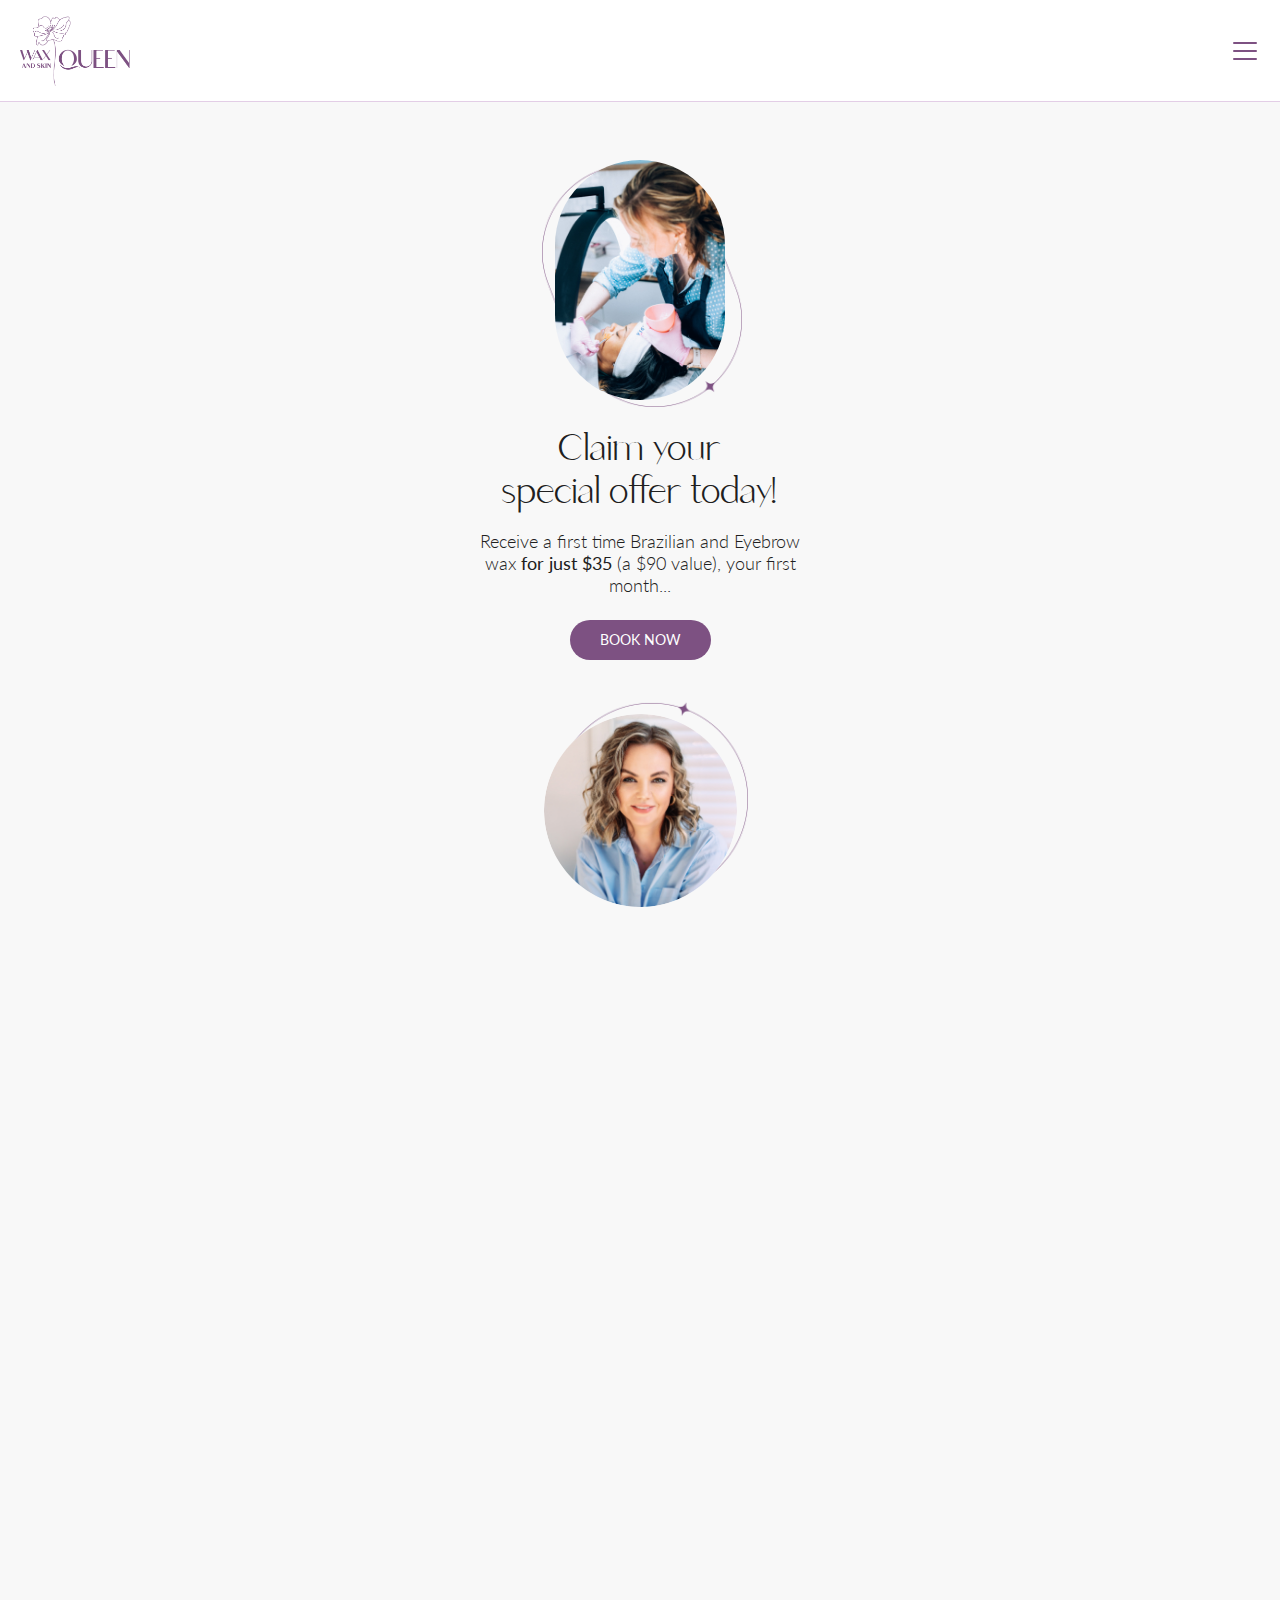
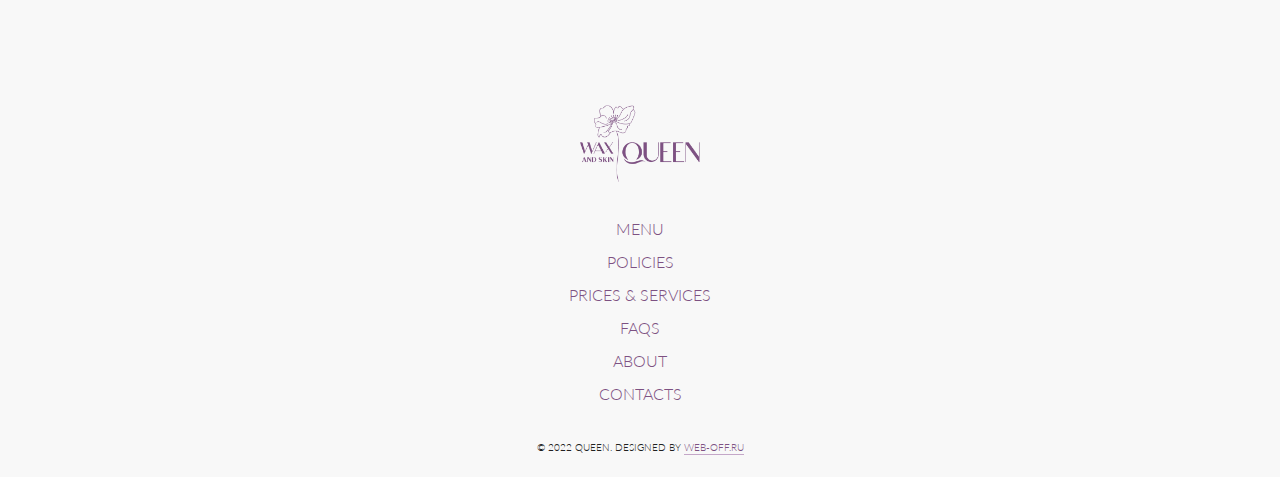
<file: index.html>
﻿<!DOCTYPE html>
<html>

<head>
    <meta charset="UTF-8">
    <meta http-equiv="X-UA-Compatible" content="IE=Edge">
    <meta content="width=device-width, initial-scale=1, maximum-scale=1, user-scalable=no" name="viewport">
    <title>WAX</title>



    <link rel="apple-touch-icon" sizes="152x152" href="./img/apple-touch-icon.png">
    <link rel="icon" type="image/png" sizes="32x32" href="./img/favicon-32x32.png">
    <link rel="icon" type="image/png" sizes="16x16" href="./img/favicon-16x16.png">
    <link rel="manifest" href="./img/site.webmanifest">
    <link rel="mask-icon" href="./img/safari-pinned-tab.svg" color="#7d5182">
    <meta name="msapplication-TileColor" content="#ffffff">
    <meta name="theme-color" content="#ffffff">



    <link rel="preconnect" href="https://fonts.googleapis.com">
    <link rel="preconnect" href="https://fonts.gstatic.com" crossorigin>
    <link href="https://fonts.googleapis.com/css2?family=Lato:wght@300;400;700&display=swap" rel="stylesheet">


    <link href="css/main.css" rel="stylesheet" />
</head>

<body class="">
    <header class="header">
        <div class="container">
            <div class="header-menu">
                <a href="" class="header-logo"></a>
                <div class="header-navgroup">
                    <nav class="header-nav">
                        <a class="header-nav__link" href="#">Prices & Services</a>
                        <a class="header-nav__link" href="#">FAQs</a>
                        <a class="header-nav__link" href="#about">about</a>
                        <a class="header-nav__link" href="#contact">Contact Us</a>
                    </nav>
                    <nav class="header-contact">
                        <a class="header-contact__tel" href="tel:+9199260825">(919) 926-0825</a>
                        <div class="header-contact__address">7417 Knightdale Blvd, Suite 101.<br>Knightdale, NC 27545
                        </div>
                        <a href="" class="btn">book now</a>
                    </nav>
                </div>
                <div class="header-menu__btn">
                    <div id="hamburger">
                        <span></span>
                        <span></span>
                        <span></span>
                    </div>
                </div>
            </div>
        </div>
    </header>
    <main>
        <div class="container">
            <article class="article intro">
                <div class="intro__desc wow animate__animated animate__fadeIn">
                    <h1 class="title">Claim your<br>special offer today!</h1>
                    <p class="intro__sub">
                        Receive a first time Brazilian and Eyebrow wax <b>for&nbsp;just&nbsp;$35</b> (a $90 value), your
                        first month...
                    </p>
                    <a href="" class="btn">book now</a>
                </div>
                <div class="intro__pic wow animate__animated animate__fadeInRight">
                    <img class="intro__pic-img" src="./img/pic_intro.jpg" alt="">
                    <img value="5" class="intro__pic-bg move" src="./img/ellipse_intro.png" alt="">
                </div>
            </article>
            <article id="about" class="article welcome">
                <div class="welcome__pic wow animate__animated animate__fadeInLeft">
                    <img class="welcome__pic-img" src="./img/pic_welcome.jpg" alt="">
                    <img value="-3" class="welcome__pic-bg move" src="./img/ellipse_welcome.png" alt="">
                </div>
                <div class="welcome__desc wow animate__animated animate__fadeIn">
                    <h2 class="title title_h2">Welcome to Wax and Skin Queen Studio</h2>
                    <p class="welcome__sub">
                        <b>Hello! I am Elena Prude</b>, and the founder of this Wax and Skin Queen! I have been in this
                        industry <b>for over 13 years</b>.
                    </p>
                    <p class="welcome__sub">
                        I earned my degree in aesthetics at Miller-Motte College in 2009;
                        5 years ago, I decided to open my own waxing studio and have been proudly offering my wax and
                        skin services <b>to over 4500 happy clients</b>.
                    </p>
                    <p class="welcome__sub">
                        The relationships I have built with my clients are as unique and important as each individual.
                        No matter where I have practiced my clients always follow.
                        I adore what I do and genuinely feel this is my calling. Every client leaves <b>feeling
                            confident, free</b>, and like the Queen they are.
                    </p>
                </div>
            </article>
        </div>
        <article class="article advantage wide wow animate__animated animate__fadeInUp" data-wow-delay=".5s">
            <div class="wide__container">
                <div class="advantage__list">
                    <div class="advantage__item">
                        <img class="advantage__pic" src="./img/icon_fl.svg" alt="">
                        <div class="advantage__desc">I have served <b>over&nbsp;4500</b> happy clients </div>
                    </div>
                    <div class="advantage__item">
                        <img class="advantage__pic" src="./img/icon_st.svg" alt="">
                        <div class="advantage__desc">My studio rating is a glowing
                            <b>5.0&nbsp;in&nbsp;Google&nbsp;Reviews</b> from over 160 clients
                        </div>
                    </div>
                    <div class="advantage__item">
                        <img class="advantage__pic" src="./img/icon_he.svg" alt="">
                        <div class="advantage__desc">The majority of clients have stayed with me
                            <b>for&nbsp;over&nbsp;8&nbsp;years</b>
                        </div>
                    </div>
                    <div class="advantage__item">
                        <img class="advantage__pic" src="./img/icon_di.svg" alt="">
                        <div class="advantage__desc">I have <b>over&nbsp;13&nbsp;years</b> of experience as an area
                            expert in waxing and skin care</div>
                    </div>
                </div>
            </div>
        </article>
        <div class="container">
            <article class="article why">
                <div class="why__min wow animate__animated animate__fadeInUp" data-wow-delay=".5s">
                    <h2 class="title title_h2">Why Choose Wax Queen and Skin?</h2>
                    <img class="why__pic-min" src="./img/figure_min.svg" alt="">
                </div>

                <div class="why__inner wow animate__animated animate__fadeInUp" data-wow-delay=".5s">
                    <div class="why__desc">
                        <div class="why__item">
                            <div class="why__item-num">01</div>
                            <div class="why__item-text">Every client feels 100% comfortable during their wax or skincare
                                service because they are treated with the utmost professionalism and care.</div>
                        </div>
                        <div class="why__item">
                            <div class="why__item-num">02</div>
                            <div class="why__item-text">I have a glowing reputation for my painless and quick Brazilian
                                waxes. Yes…you read that right! The waxing technique can be painless and something I
                                have proudly perfected over my 13 years in this industry.</div>
                        </div>
                        <div class="why__item">
                            <div class="why__item-num">03</div>
                            <div class="why__item-text">I have a great sense of humor which makes all of my clients feel
                                calm and comfortable. </div>
                        </div>
                        <div class="why__item">
                            <div class="why__item-num">04</div>
                            <div class="why__item-text">I give individual and personalized recommendations after each
                                appointment, to ensure my clients have the tools and knowledge to care for their skin
                                correctly.</div>
                        </div>
                        <div class="why__item">
                            <div class="why__item-num">05</div>
                            <div class="why__item-text">I genuinely care about my clients. I am committed to providing
                                the best care for each person. My mission is for anyone that walks through my doors,
                                will leave feeling like a Queen!</div>
                        </div>
                    </div>
                    <div class="why__pic wow animate__animated animate__fadeInRight" data-wow-delay=".5s">
                        <img class="why__pic-img" src="./img/figure.svg" alt="">
                        <img value="4" class="why__pic-bg why__pic-bg_1 move" src="./img/figure_1.svg" alt="">
                        <img value="-2" class="why__pic-bg why__pic-bg_2 move" src="./img/figure_2.svg" alt="">
                    </div>
                </div>
            </article>
            <article class="article claim">
                <img class="claim__pic wow animate__animated animate__fadeInLeft" data-wow-delay=".5s"
                    src="./img/pic_claim.jpg" alt="">
                <div class="claim__desc wow animate__animated animate__fadeIn" data-wow-delay=".5s">
                    <h2 class="title title_h2">Claim your<br>special offer today!</h2>
                    <p class="claim__sub">Receive a first time Brazilian and Eye Brow waxing <b>for just $35</b> (a
                        $90.00 value) your first month with Wax and Skin Queen.</p>
                    <a href="" class="btn">book now</a>
                </div>
            </article>
            <article class="article service">
                <h2 class="title title_h2 wow animate__animated animate__fadeInUp" data-wow-delay=".5s">Main services
                </h2>
                <div class="service__list wow animate__animated animate__fadeInUp" data-wow-delay=".5s">
                    <div class="service__item">
                        <div class="service__pic">
                            <img class="service__pic-img" src="./img/service_pic_1.svg" alt="">
                            <img value="-2" class="service__pic-bg move" src="./img/service_1.svg" alt="">
                        </div>
                        <h3 class="service__name">Waxing</h3>
                    </div>
                    <div class="service__item">
                        <div class="service__pic">
                            <img class="service__pic-img" src="./img/service_pic_2.svg" alt="">
                            <img value="10" class="service__pic-bg move" src="./img/service_2.svg" alt="">
                        </div>
                        <h3 class="service__name">Facials</h3>
                    </div>
                    <div class="service__item">
                        <div class="service__pic">
                            <img class="service__pic-img" src="./img/service_pic_3.svg" alt="">
                            <img value="3" class="service__pic-bg move" src="./img/service_1.svg" alt="">
                        </div>
                        <h3 class="service__name">Dermaplaning</h3>
                    </div>
                    <div class="service__item">
                        <div class="service__pic">
                            <img class="service__pic-img" src="./img/service_pic_4.svg" alt="">
                            <img value="1" class="service__pic-bg move" src="./img/service_3.svg" alt="">
                        </div>
                        <h3 class="service__name">Chemical Peels</h3>
                    </div>
                    <div class="service__item">
                        <div class="service__pic">
                            <img class="service__pic-img" src="./img/service_pic_5.svg" alt="">
                            <img value="-10" class="service__pic-bg move" src="./img/service_1.svg" alt="">
                        </div>
                        <h3 class="service__name">Skin Care</h3>
                    </div>
                </div>
            </article>
        </div>
        <article class="article practice wide wow animate__animated animate__fadeInUp" data-wow-delay=".5s">
            <div class="wide__container">
                <h2 class="title title_h2">Hygiene and Health Practices</h2>
                <div class="practice__list">
                    <div class="practice__item">
                        New Gloves are worn for every procedure.
                    </div>
                    <div class="practice__item">
                        Wax and Skin Queen only uses EPA-approved disinfectants.
                    </div>
                    <div class="practice__item">
                        The wax applicator is never double-dipped, and I always ensure the utmost hygienic and safest treatments for my clients.
                    </div>
                    <div class="practice__item">
                        Infection control techniques are implemented before, during, and after all procedures; such as disinfecting and protective coverings among others.
                    </div>
                </div>
            </div>
        </article>
        <div class="container">
            <article class="article review">
                <h2 class="title title_h2 wow animate__animated animate__fadeInUp" data-wow-delay=".5s">Look what real
                    people say about me in Google Reviews!</h2>
                <div id="slick_1" class="slider slider_review wow animate__animated animate__fadeInUp"
                    data-wow-delay=".5s">
                    <div class="review__item">
                        <div class="review__name">Look</div>
                        <div class="review__text">Look what real people say about me in Google Reviews!</div>
                    </div>
                    <div class="review__item">
                        <div class="review__name">Jenifer</div>
                        <div class="review__text">Thank you very much
                            for the work done! Golden hands! Sugaring was done quickly and almost painlessly. Thank you
                            very much
                            for the work done! Golden hands! Sugaring was done quickly and almost painlessly. </div>
                    </div>
                    <div class="review__item">
                        <div class="review__name">Jenifer Silga Atkinsson de la Puera Silga Big Moon Long Tail</div>
                        <div class="review__text">Golden hands! Sugaring was done</div>
                    </div>
                    <div class="review__item">
                        <div class="review__name">Wax and Skin Queen</div>
                        <div class="review__text">for the work done! Golden hands! Sugaring was done quickly and almost
                            painlessly.</div>
                    </div>
                    <div class="review__item">
                        <div class="review__name">Queen</div>
                        <div class="review__text">Sugaring was done quickly and almost painlessly. Thank you very much
                            for the work done! Golden hands! Sugaring was done quickly and almost painlessly</div>
                    </div>
                </div>
                <div class="ac wow animate__animated animate__fadeInUp" data-wow-delay=".5s">
                    <a href="" class="btn">Google Reviews</a>
                </div>
            </article>
        </div>
        <article class="article client wide wow animate__animated animate__fadeInUp" data-wow-delay=".5s">
            <div class="wide__container">
                <h2 class="title title_h2 wow animate__animated animate__fadeInUp" data-wow-delay=".5s">Take a look at
                    how happy my&nbsp;clients are</h2>
                <div id="slick_2" class="slider slider_client wow animate__animated animate__fadeInUp"
                    data-wow-delay=".5s">
                    <div class="client__item">
                        <img class="client__pic" src="./img/pic_client_1.jpg" alt="">
                    </div>
                    <div class="client__item">
                        <img class="client__pic" src="./img/pic_client_5.jpg" alt="">
                    </div>
                    <div class="client__item">
                        <img class="client__pic" src="./img/pic_client_7.jpg" alt="">
                    </div>
                    <div class="client__item">
                        <img class="client__pic" src="./img/pic_client_2.jpg" alt="">
                    </div>
                    <div class="client__item">
                        <img class="client__pic" src="./img/pic_client_3.jpg" alt="">
                    </div>
                    <div class="client__item">
                        <img class="client__pic" src="./img/pic_client_4.jpg" alt="">
                    </div>
                    <div class="client__item">
                        <img class="client__pic" src="./img/pic_client_6.jpg" alt="">
                    </div>
                </div>
            </div>
        </article>
        <div class="container">
            <article class="article studio">
                <h2 class="title title_h2 wow animate__animated animate__fadeInUp" data-wow-delay=".5s">The Wax and Skin
                    Queen studio is designed to be a&nbsp;cozy and uplifting escape</h2>
                <h3 class="title title_h3 wow animate__animated animate__fadeInUp" data-wow-delay=".5s">A spa experience
                    without the spa prices</h3>
                <div id="slick_3" class="slider slider_studio wow animate__animated animate__fadeInUp"
                    data-wow-delay=".5s">
                    <div class="studio__item">
                        <img class="studio__pic" src="./img/pic_studio_1.jpg" alt="">
                    </div>
                    <div class="studio__item">
                        <img class="studio__pic" src="./img/pic_studio_2.jpg" alt="">
                    </div>
                    <div class="studio__item">
                        <img class="studio__pic" src="./img/pic_studio_3.jpg" alt="">
                    </div>
                    <div class="studio__item">
                        <img class="studio__pic" src="./img/pic_studio_4.jpg" alt="">
                    </div>
                    <div class="studio__item">
                        <img class="studio__pic" src="./img/pic_studio_5.jpg" alt="">
                    </div>
                    <div class="studio__item">
                        <img class="studio__pic" src="./img/pic_studio_6.jpg" alt="">
                    </div>
                    <div class="studio__item">
                        <img class="studio__pic" src="./img/pic_studio_7.jpg" alt="">
                    </div>
                    <div class="studio__item">
                        <img class="studio__pic" src="./img/pic_studio_8.jpg" alt="">
                    </div>
                    <div class="studio__item">
                        <img class="studio__pic" src="./img/pic_studio_9.jpg" alt="">
                    </div>
                    <div class="studio__item">
                        <img class="studio__pic" src="./img/pic_studio_10.jpg" alt="">
                    </div>
                    <div class="studio__item">
                        <img class="studio__pic" src="./img/pic_studio_11.jpg" alt="">
                    </div>
                    <div class="studio__item">
                        <img class="studio__pic" src="./img/pic_studio_12.jpg" alt="">
                    </div>
                    <div class="studio__item">
                        <img class="studio__pic" src="./img/pic_studio_13.jpg" alt="">
                    </div>
                    <div class="studio__item">
                        <img class="studio__pic" src="./img/pic_studio_14.jpg" alt="">
                    </div>
                    <div class="studio__item">
                        <img class="studio__pic" src="./img/pic_studio_15.jpg" alt="">
                    </div>
                    <div class="studio__item">
                        <img class="studio__pic" src="./img/pic_studio_16.jpg" alt="">
                    </div>
                </div>
            </article>
            <article class="article book">
                <div class="book__desc wow animate__animated animate__fadeInUp" data-wow-delay=".5s">
                    <h2 class="title title_h2 title_book">Book your first session on any service and receive a 55%
                        discount!</h2>
                    <a href="" class="btn">book now</a>
                </div>
                <div class="book__pic wow animate__animated animate__fadeInRight" data-wow-delay=".5s">
                    <img class="book__pic-img" src="./img/hand.svg" alt="">
                    <img value="-2" class="book__pic-bg move" src="./img/hand_1.svg" alt="">
                </div>
            </article>
        </div>
        <article id="contact" class="article contact wide wow animate__animated animate__fadeInUp" data-wow-delay=".5s">
            <div class="contact__map">
                <iframe
                    src="https://www.google.com/maps/embed?pb=!1m18!1m12!1m3!1d3236.415646297371!2d-78.4814567847382!3d35.7897280801692!2m3!1f0!2f0!3f0!3m2!1i1024!2i768!4f13.1!3m3!1m2!1s0x89ac5cab8b9d050b%3A0x1bc3df3a1888421a!2s311%20N%20First%20Ave%2C%20Knightdale%2C%20NC%2027545%2C%20USA!5e0!3m2!1sen!2sru!4v1602653180324!5m2!1sen!2sru"
                    allowfullscreen="" width="100%" height="100%" frameborder="0" style="border:0;">
                </iframe>
            </div>
            <div class="contact__desc">
                <h2 class="title title_h2">Have Questions?<br>Call or text me! </h2>
                <a href="tel:+9199260825" class="contact__tel">(919) 926-0825</a>
                <a href="mailto:emailsprositepls@mail.ru" class="contact__mail">emailsprositepls@mail.ru</a>
                <div class="contact__address">7417 Knightdale Blvd, Suite 101. Knightdale, NC 27545</div>
                <div class="contact__soclist">
                    <a href="" class="contact__soc">
                        <svg class="contact__socpic">
                            <use xlink:href="img/sprite.svg#icon-te"></use>
                        </svg>
                    </a>
                    <a href="" class="contact__soc">
                        <svg class="contact__socpic">
                            <use xlink:href="img/sprite.svg#icon-wa"></use>
                        </svg>
                    </a>
                    <a href="" class="contact__soc">
                        <svg class="contact__socpic">
                            <use xlink:href="img/sprite.svg#icon-fa"></use>
                        </svg>
                    </a>
                </div>
            </div>
        </article>
    </main>

    <footer class="footer">
        <div class="container">
            <div class="footer__menu">
                <nav class="footer__nav">
                    <a class="footer__nav-link" href="#">Menu</a>
                    <a class="footer__nav-link" href="#">Policies</a>
                    <a class="footer__nav-link" href="#">Prices & Services</a>
                </nav>
                <a href="#" class="footer__logo"></a>
                <nav class="footer__nav">
                    <a class="footer__nav-link" href="#">FAQs</a>
                    <a class="footer__nav-link" href="#about">About</a>
                    <a class="footer__nav-link" href="#contact">Contacts</a>
                </nav>
            </div>
            <div class="footer__copy">
                © 2022 queen.<div class="footer__copylink">&nbsp;designed by <a href="https://web-off.ru"
                        target="_blank">web-off.ru</a></div>
            </div>
        </div>
    </footer>


    <script src="js/jquery-3.6.0.min.js"></script>
    <script src="js/slick.js"></script>
    <script src="js/wow.min.js"></script>
    <script src="js/jquery.easing.min.js"></script>
    <script src="js/custom.js"></script>
    <script>
        new WOW().init();
        $('#slick_1').slick({
            slidesToShow: 4,
            dots: false,
            autoplay: true,
            autoplaySpeed: 7000,
            responsive: [
                {
                    breakpoint: 1280,
                    settings: {
                        slidesToShow: 1,
                        adaptiveHeight: true
                    }
                }
            ]
        });
        $('#slick_2').slick({
            slidesToShow: 3,
            dots: false,
            autoplay: true,
            autoplaySpeed: 2000,
            responsive: [
                {
                    breakpoint: 1280,
                    settings: {
                        slidesToShow: 1,
                    }
                }
            ]
        });
        $('#slick_3').slick({
            slidesToShow: 3,
            dots: false,
            autoplay: true,
            autoplaySpeed: 4000,
            responsive: [
                {
                    breakpoint: 1280,
                    settings: {
                        slidesToShow: 1,
                    }
                }
            ]
        });
    </script>
</body>

</html>
</file>
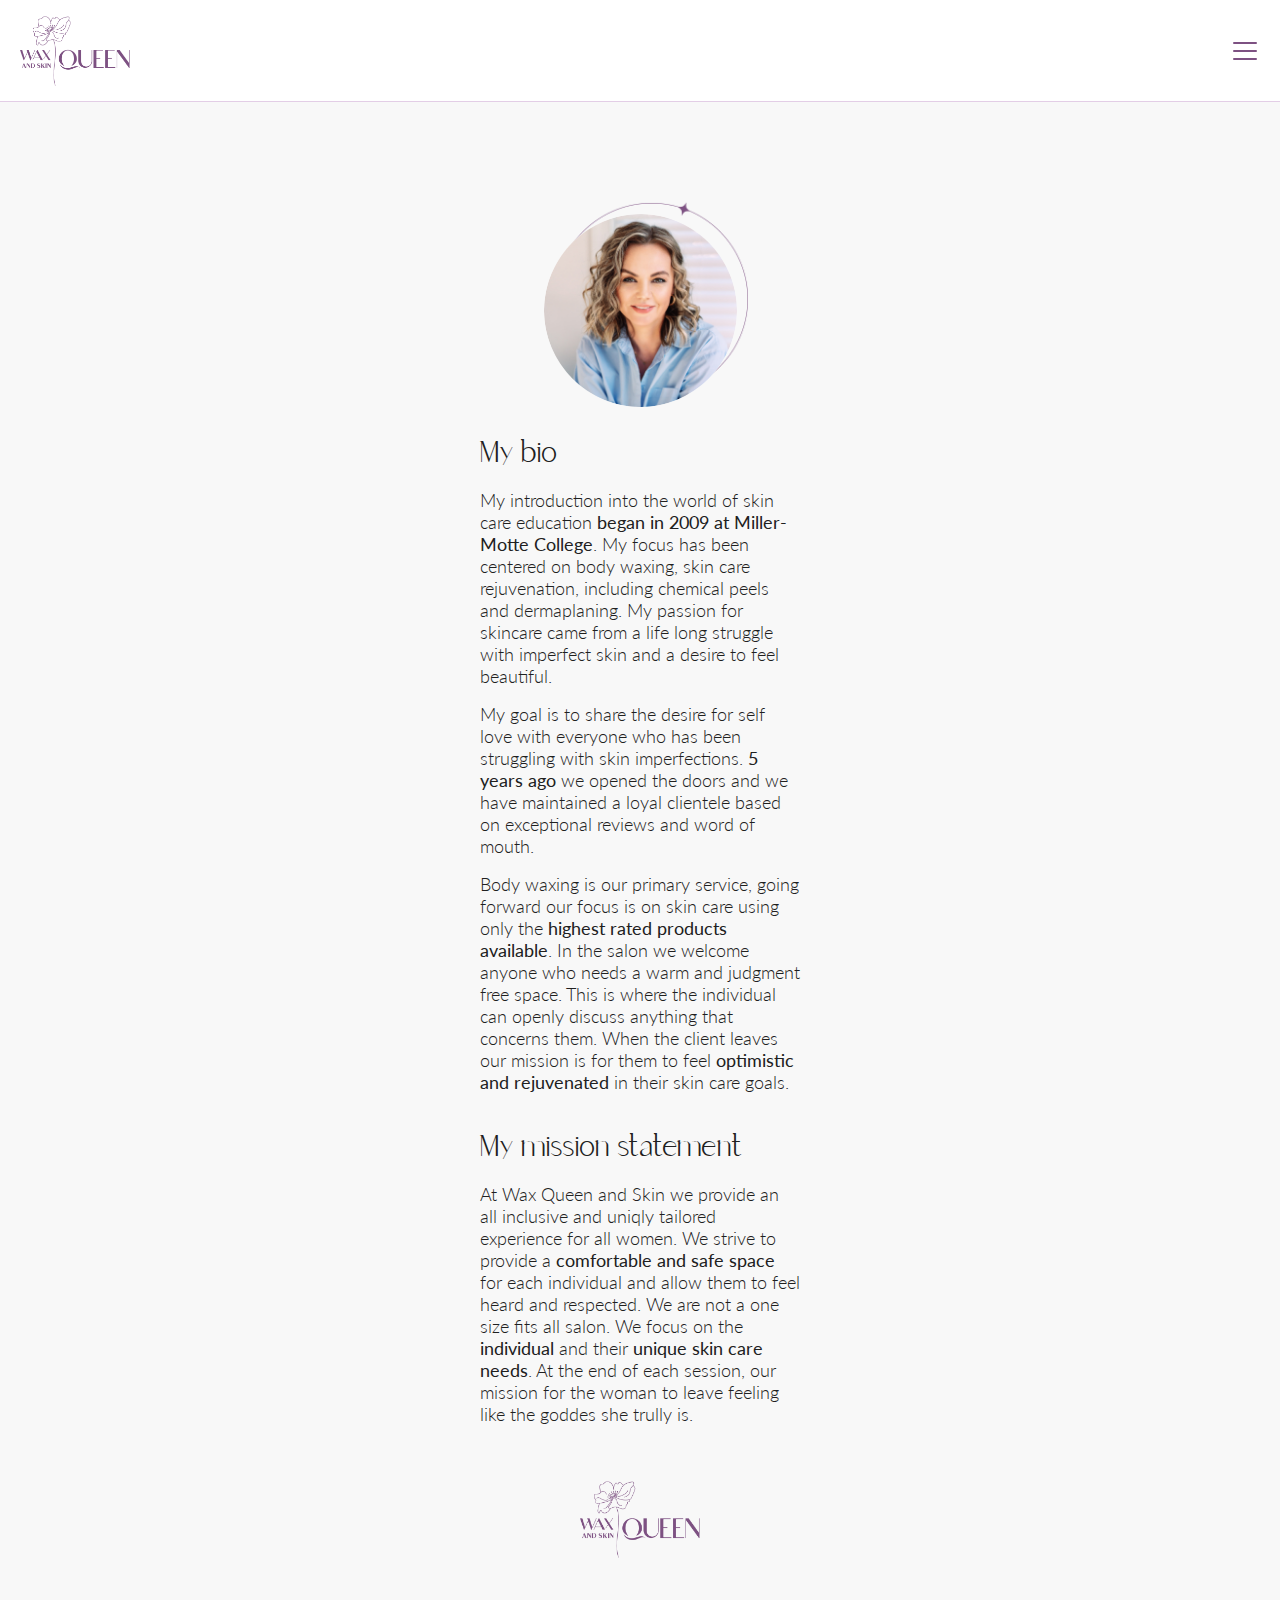
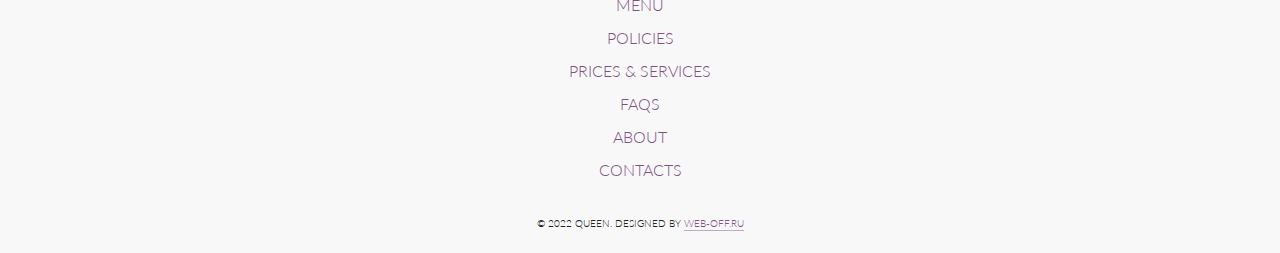
<file: about.html>
﻿<!DOCTYPE html>
<html>
<head>
    <meta charset="UTF-8">
    <meta http-equiv="X-UA-Compatible" content="IE=Edge">
    <meta content="width=device-width, initial-scale=1, maximum-scale=1, user-scalable=no" name="viewport">
    <title>About</title>

    

    <link rel="apple-touch-icon" sizes="152x152" href="./img/apple-touch-icon.png">
    <link rel="icon" type="image/png" sizes="32x32" href="./img/favicon-32x32.png">
    <link rel="icon" type="image/png" sizes="16x16" href="./img/favicon-16x16.png">
    <link rel="manifest" href="./img/site.webmanifest">
    <link rel="mask-icon" href="./img/safari-pinned-tab.svg" color="#7d5182">
    <meta name="msapplication-TileColor" content="#ffffff">
    <meta name="theme-color" content="#ffffff">



    <link rel="preconnect" href="https://fonts.googleapis.com">
    <link rel="preconnect" href="https://fonts.gstatic.com" crossorigin>
    <link href="https://fonts.googleapis.com/css2?family=Lato:wght@300;400;700&display=swap" rel="stylesheet">


    <link href="css/main.css" rel="stylesheet"/>
</head>
<body class="">
<header class="header">
    <div class="container">
        <div class="header-menu">
            <a href="" class="header-logo"></a>
            <div class="header-navgroup">
                <nav class="header-nav">
                    <a class="header-nav__link" href="#">Prices & Services</a>
                    <a class="header-nav__link" href="#">FAQs</a>
                    <a class="header-nav__link" href="#about">about</a>
                    <a class="header-nav__link" href="#contact">Contact Us</a>
                </nav>
                <nav class="header-contact">
                    <a class="header-contact__tel" href="tel:+9199260825">(919) 926-0825</a>
                    <div class="header-contact__address">7417 Knightdale Blvd, Suite 101.<br>Knightdale, NC 27545</div>
                    <a href="" class="btn">book now</a>
                </nav>
            </div>
            <div class="header-menu__btn">
                <div id="hamburger">
                    <span></span>
                    <span></span>
                    <span></span>
                </div>
            </div>
        </div>
    </div>
</header>
<main>
    <div class="container">
        <article class="article welcome inner">
            <h1 class="title title_inner">About</h1>
            <div class="welcome__pic">
                <img class="welcome__pic-img" src="./img/pic_welcome.jpg" alt="">
                <img value="-3" class="welcome__pic-bg move" src="./img/ellipse_welcome.png" alt="">
            </div>
            <div class="welcome__desc">
                <h2 class="title title_h2">My bio</h2>
                <p class="welcome__sub">
                    My introduction into the world of skin care education <b>began in 2009 at Miller-Motte College</b>. 
                    My focus has been centered on body waxing, skin care rejuvenation, 
                    including chemical peels and dermaplaning. My passion for skincare came from a life 
                    long struggle with imperfect skin and a desire to feel beautiful. 
                </p>
                <p class="welcome__sub">
                    My goal is to share the desire for self love with everyone who has been struggling with skin imperfections. 
                    <b>5 years ago</b> we opened the doors and we have maintained a 
                    loyal clientele based on exceptional reviews and word of mouth.
                </p>
                <p class="welcome__sub">
                    Body waxing is our primary service, going forward our focus is on skin care using only the <b>highest 
                    rated products available</b>. In the salon we welcome anyone who needs a warm and judgment free space. 
                    This is  where the individual can openly discuss anything that concerns them. 
                    When the client leaves our mission is for them to feel <b>optimistic and rejuvenated</b> in their skin care goals.
                </p>
                <h2 class="title title_h2">My mission statement</h2>
                <p class="welcome__sub">
                    At Wax Queen and Skin we provide an all inclusive and uniqly tailored experience for all women. 
                    We strive to provide a <b>comfortable and safe space</b> for each individual and allow them to feel heard and respected. 
                    We are not a one size fits all salon. We focus on the <b>individual</b> and their <b>unique skin care needs</b>. 
                    At the end of each session, our mission for the woman to leave feeling like the goddes she trully is.
                </p>
            </div>
        </article>
    </div>
</main>

<footer class="footer">
    <div class="container">
        <div class="footer__menu">
            <nav class="footer__nav">
                <a class="footer__nav-link" href="#">Menu</a>
                <a class="footer__nav-link" href="#">Policies</a>
                <a class="footer__nav-link" href="#">Prices & Services</a>
            </nav>
            <a href="#" class="footer__logo"></a>
            <nav class="footer__nav">
                <a class="footer__nav-link" href="#">FAQs</a>
                <a class="footer__nav-link" href="#about">About</a>
                <a class="footer__nav-link" href="#contact">Contacts</a>
            </nav>
        </div>
        <div class="footer__copy">
            © 2022 queen.<div class="footer__copylink">&nbsp;designed by <a href="https://web-off.ru" target="_blank">web-off.ru</a></div>
        </div>
    </div>
</footer>


<script src="js/jquery-3.6.0.min.js"></script>
<script src="js/custom.js"></script>
</body>
</html>
</file>
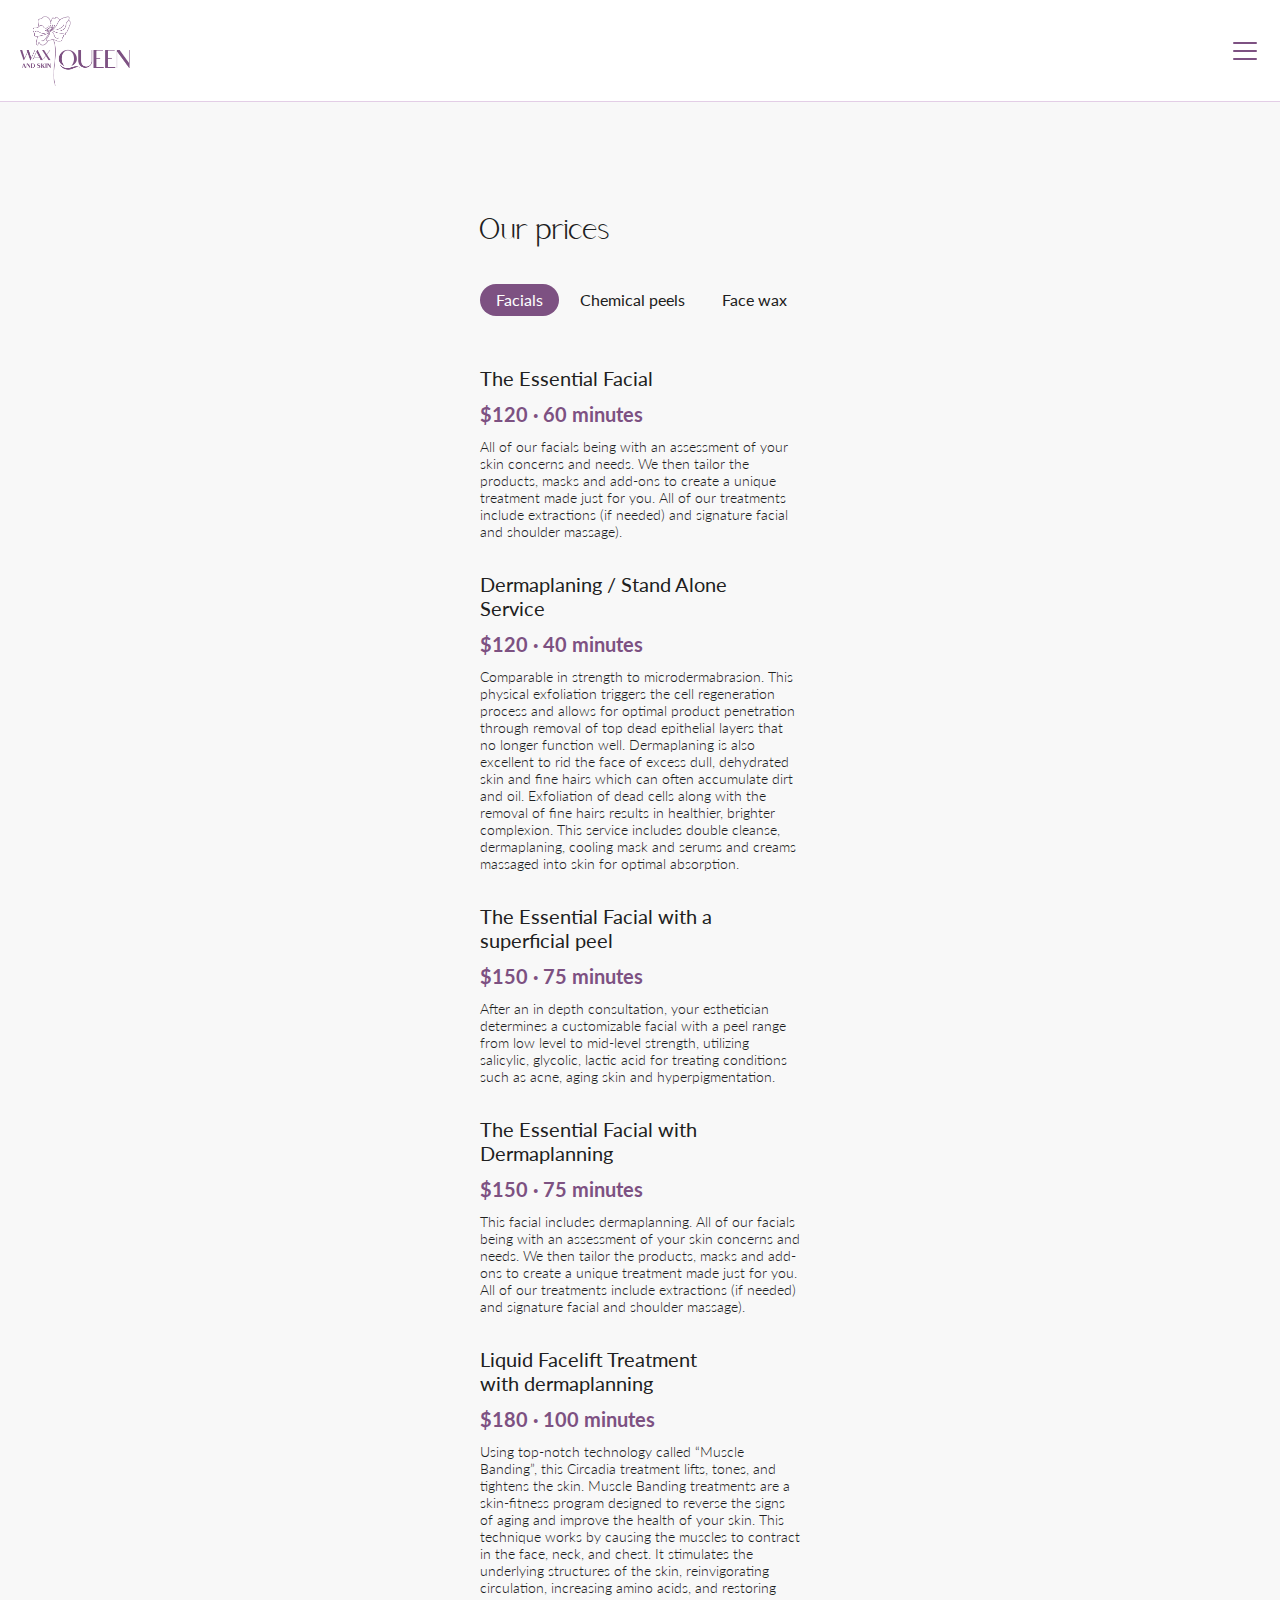
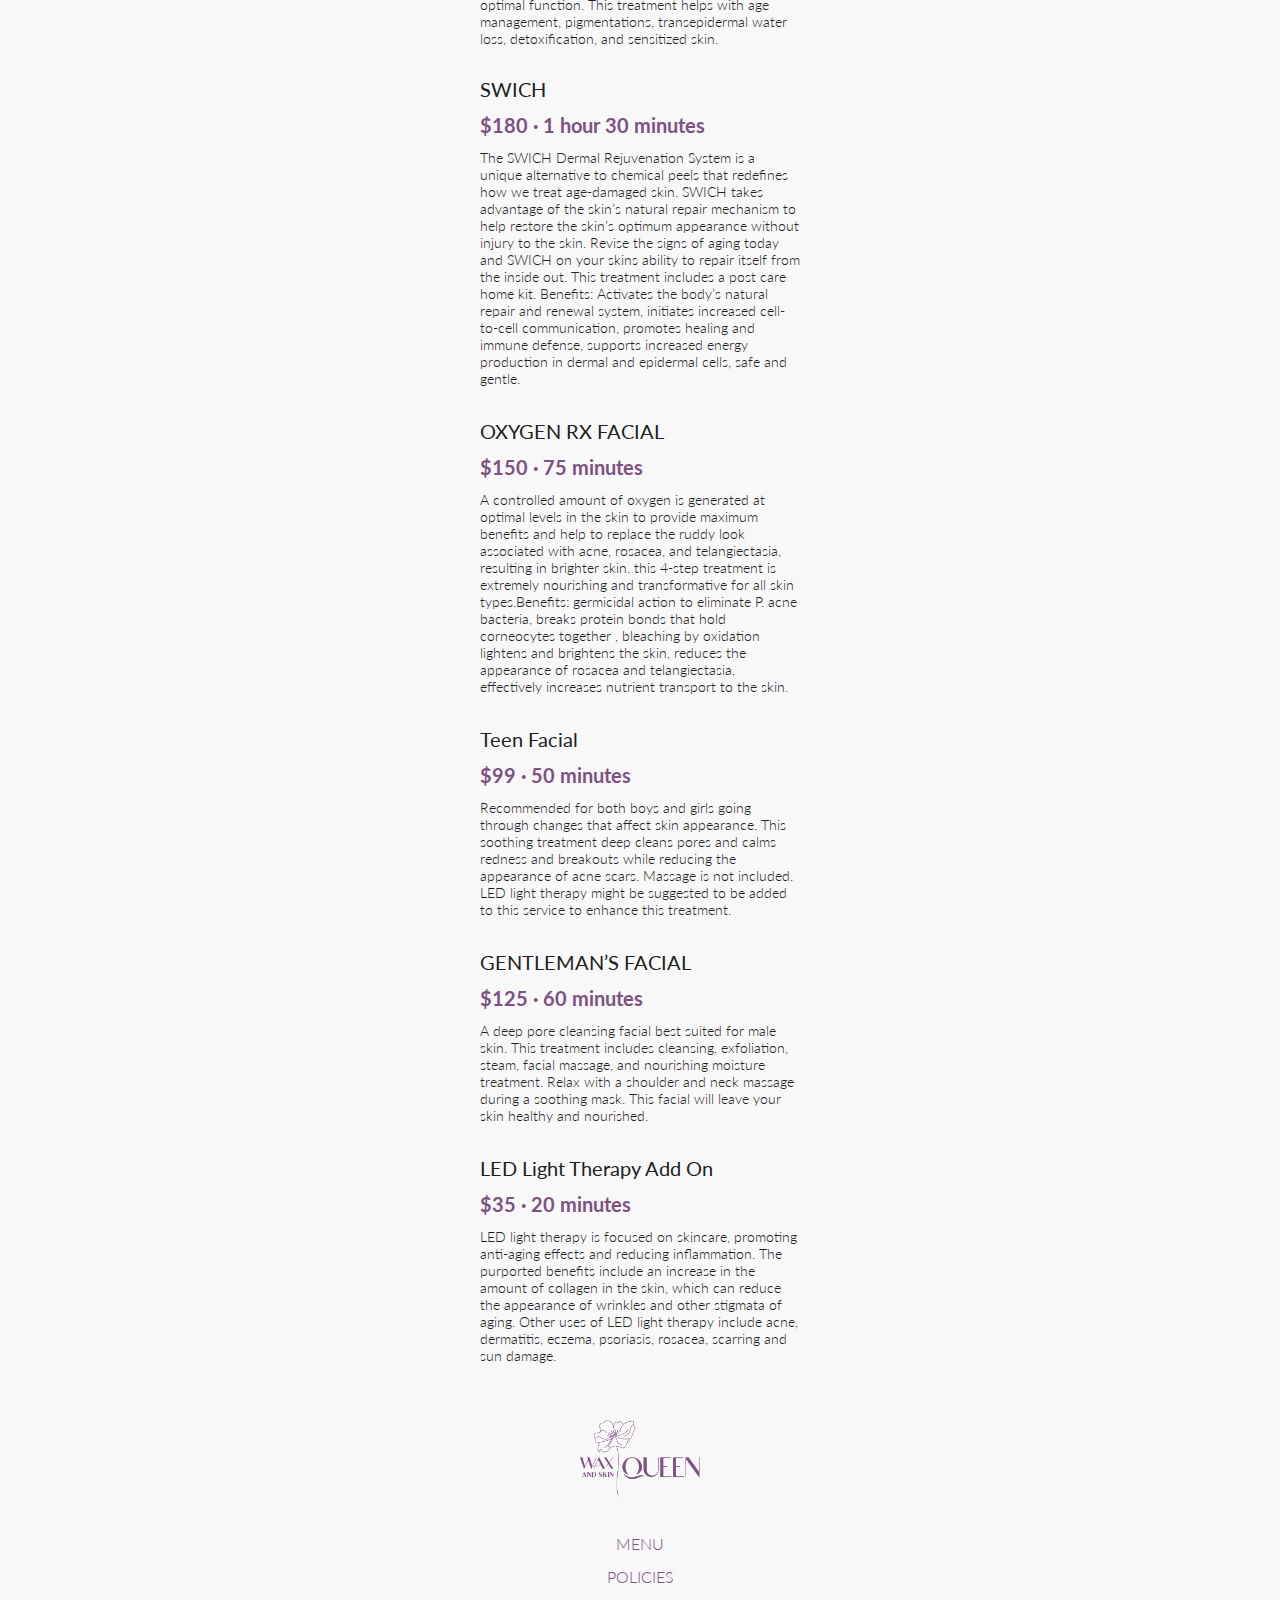
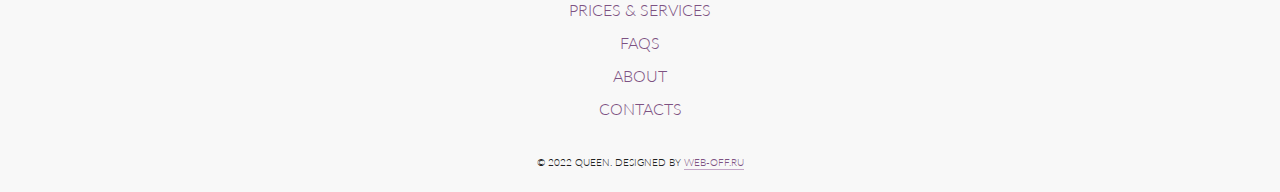
<file: price.html>
﻿<!DOCTYPE html>
<html>

<head>
    <meta charset="UTF-8">
    <meta http-equiv="X-UA-Compatible" content="IE=Edge">
    <meta content="width=device-width, initial-scale=1, maximum-scale=1, user-scalable=no" name="viewport">
    <title>Our prices</title>



    <link rel="apple-touch-icon" sizes="152x152" href="./img/apple-touch-icon.png">
    <link rel="icon" type="image/png" sizes="32x32" href="./img/favicon-32x32.png">
    <link rel="icon" type="image/png" sizes="16x16" href="./img/favicon-16x16.png">
    <link rel="manifest" href="./img/site.webmanifest">
    <link rel="mask-icon" href="./img/safari-pinned-tab.svg" color="#7d5182">
    <meta name="msapplication-TileColor" content="#ffffff">
    <meta name="theme-color" content="#ffffff">



    <link rel="preconnect" href="https://fonts.googleapis.com">
    <link rel="preconnect" href="https://fonts.gstatic.com" crossorigin>
    <link
        href="https://fonts.googleapis.com/css2?family=Lato:wght@300;400;700&display=swap"
        rel="stylesheet">


    <link href="css/main.css" rel="stylesheet" />
</head>

<body class="">
    <header class="header">
        <div class="container">
            <div class="header-menu">
                <a href="" class="header-logo"></a>
                <div class="header-navgroup">
                    <nav class="header-nav">
                        <a class="header-nav__link" href="#">Prices & Services</a>
                        <a class="header-nav__link" href="#">FAQs</a>
                        <a class="header-nav__link" href="#about">about</a>
                        <a class="header-nav__link" href="#contact">Contact Us</a>
                    </nav>
                    <nav class="header-contact">
                        <a class="header-contact__tel" href="tel:+9199260825">(919) 926-0825</a>
                        <div class="header-contact__address">7417 Knightdale Blvd, Suite 101.<br>Knightdale, NC 27545
                        </div>
                        <a href="" class="btn">book now</a>
                    </nav>
                </div>
                <div class="header-menu__btn">
                    <div id="hamburger">
                        <span></span>
                        <span></span>
                        <span></span>
                    </div>
                </div>
            </div>
        </div>
    </header>
    <main>
        <div class="container">
            <article class="article inner inner_price">
                <h1 class="title title_inner">Our prices</h1>
                <ul class="tab" id="tab">
                    <li class="tab__item active"><a class="tab__btn" href="#tab_1" data-toggle="tab">Facials</a></li>
                    <li class="tab__item"><a class="tab__btn" href="#tab_2" data-toggle="tab">Chemical peels</a></li>
                    <li class="tab__item"><a class="tab__btn" href="#tab_3" data-toggle="tab">Face wax</a></li>
                    <li class="tab__item"><a class="tab__btn" href="#tab_4" data-toggle="tab">Body wax</a></li>
                    <li class="tab__item"><a class="tab__btn" href="#tab_5" data-toggle="tab">Men’s wax</a></li>
                    <li class="tab__item"><a class="tab__btn" href="#tab_6" data-toggle="tab">Combos</a></li>
                </ul>
                <div class="tab__wrap">
                    <div class="tab__content active" id="tab_1">
                        <div class="price__col">
                            <div class="price">
                                <div class="price__title">
                                    <div class="price__name">The Essential Facial</div>
                                    <div class="price__cost">$120 · 60 minutes</div>
                                </div>
                                <div class="price__desc">
                                    All of our facials being with an assessment of your skin concerns and needs. We then
                                    tailor the products, masks and add-ons to create a unique treatment made just for you.
                                    All of our treatments include extractions (if needed) and signature facial and shoulder
                                    massage).
                                </div>
                            </div>
                            <div class="price">
                                <div class="price__title">
                                    <div class="price__name">Dermaplaning / Stand Alone Service</div>
                                    <div class="price__cost">$120 · 40 minutes</div>
                                </div>
                                <div class="price__desc">
                                    Comparable in strength to microdermabrasion. This physical exfoliation triggers the cell
                                    regeneration process and allows for optimal product penetration through removal of top
                                    dead epithelial layers that no longer function well. Dermaplaning is also excellent to
                                    rid the face of excess dull, dehydrated skin and fine hairs which can often accumulate
                                    dirt and oil. Exfoliation of dead cells along with the removal of fine hairs results in
                                    healthier, brighter complexion. This service includes double cleanse, dermaplaning,
                                    cooling mask and serums and creams massaged into skin for optimal absorption.
                                </div>
                            </div>
                            <div class="price">
                                <div class="price__title">
                                    <div class="price__name">The Essential Facial with a superficial peel</div>
                                    <div class="price__cost">$150 · 75 minutes</div>
                                </div>
                                <div class="price__desc">
                                    After an in depth consultation, your esthetician determines a customizable facial with a
                                    peel range from low level to mid-level strength, utilizing salicylic, glycolic, lactic
                                    acid for treating conditions such as acne, aging skin and hyperpigmentation.
                                </div>
                            </div>
                            <div class="price">
                                <div class="price__title">
                                    <div class="price__name">The Essential Facial with Dermaplanning</div>
                                    <div class="price__cost">$150 · 75 minutes</div>
                                </div>
                                <div class="price__desc">
                                    This facial includes dermaplanning. All of our facials being with an assessment of your
                                    skin concerns and needs. We then tailor the products, masks and add-ons to create a
                                    unique treatment made just for you. All of our treatments include extractions (if
                                    needed) and signature facial and shoulder massage).
                                </div>
                            </div>
                            <div class="price">
                                <div class="price__title">
                                    <div class="price__name">Liquid Facelift Treatment with dermaplanning</div>
                                    <div class="price__cost">$180 · 100 minutes</div>
                                </div>
                                <div class="price__desc">
                                    Using top-notch technology called “Muscle Banding”, this Circadia treatment lifts,
                                    tones, and tightens the skin. Muscle Banding treatments are a skin-fitness program
                                    designed to reverse the signs of aging and improve the health of your skin. This
                                    technique works by causing the muscles to contract in the face, neck, and chest. It
                                    stimulates the underlying structures of the skin, reinvigorating circulation, increasing
                                    amino acids, and restoring optimal function. This treatment helps with age management,
                                    pigmentations, transepidermal water loss, detoxification, and sensitized skin.
                                </div>
                            </div>
                        </div>
                        <div class="price__col">
                            <div class="price">
                                <div class="price__title">
                                    <div class="price__name">SWICH</div>
                                    <div class="price__cost">$180 · 1 hour 30 minutes</div>
                                </div>
                                <div class="price__desc">
                                    The SWICH Dermal Rejuvenation System is a unique alternative to chemical peels that
                                    redefines how we treat age-damaged skin. SWICH takes advantage of the skin’s natural
                                    repair mechanism to help restore the skin’s optimum appearance without injury to the
                                    skin. Revise the signs of aging today and SWICH on your skins ability to repair itself
                                    from the inside out. This treatment includes a post care home kit. Benefits: Activates
                                    the body’s natural repair and renewal system, initiates increased cell-to-cell
                                    communication, promotes healing and immune defense, supports increased energy production
                                    in dermal and epidermal cells, safe and gentle.
                                </div>
                            </div>
                            <div class="price">
                                <div class="price__title">
                                    <div class="price__name">OXYGEN RX FACIAL</div>
                                    <div class="price__cost">$150 · 75 minutes</div>
                                </div>
                                <div class="price__desc">
                                    A controlled amount of oxygen is generated at optimal levels in the skin to provide
                                    maximum benefits and help to replace the ruddy look associated with acne, rosacea, and
                                    telangiectasia, resulting in brighter skin. this 4-step treatment is extremely
                                    nourishing and transformative for all skin types.Benefits: germicidal action to
                                    eliminate P. acne bacteria, breaks protein bonds that hold corneocytes together ,
                                    bleaching by oxidation lightens and brightens the skin, reduces the appearance of
                                    rosacea and telangiectasia, effectively increases nutrient transport to the skin.
                                </div>
                            </div>
                            <div class="price">
                                <div class="price__title">
                                    <div class="price__name">Teen Facial</div>
                                    <div class="price__cost">$99 · 50 minutes</div>
                                </div>
                                <div class="price__desc">
                                    Recommended for both boys and girls going through changes that affect skin appearance.
                                    This soothing treatment deep cleans pores and calms redness and breakouts while reducing
                                    the appearance of acne scars. Massage is not included. LED light therapy might be
                                    suggested to be added to this service to enhance this treatment.
                                </div>
                            </div>
                            <div class="price">
                                <div class="price__title">
                                    <div class="price__name">GENTLEMAN’S FACIAL</div>
                                    <div class="price__cost">$125 · 60 minutes</div>
                                </div>
                                <div class="price__desc">
                                    A deep pore cleansing facial best suited for male skin. This treatment includes
                                    cleansing, exfoliation, steam, facial massage, and nourishing moisture treatment. Relax
                                    with a shoulder and neck massage during a soothing mask. This facial will leave your
                                    skin healthy and nourished.
                                </div>
                            </div>
                            <div class="price">
                                <div class="price__title">
                                    <div class="price__name">LED Light Therapy Add On</div>
                                    <div class="price__cost">$35 · 20 minutes</div>
                                </div>
                                <div class="price__desc">
                                    LED light therapy is focused on skincare, promoting anti-aging effects and reducing
                                    inflammation. The purported benefits include an increase in the amount of collagen in
                                    the skin, which can reduce the appearance of wrinkles and other stigmata of aging. Other
                                    uses of LED light therapy include acne, dermatitis, eczema, psoriasis, rosacea, scarring
                                    and sun damage.
                                </div>
                            </div>
                        </div>    
                    </div>
                    <div class="tab__content" id="tab_2">

                    </div>
                    <div class="tab__content" id="tab_3">
                        <div class="price__col">
                            <div class="price">
                                <div class="price__title">
                                    <div class="price__name">Eyebrows</div>
                                    <div class="price__cost">$30</div>
                                </div>
                            </div>
                            <div class="price">
                                <div class="price__title">
                                    <div class="price__name">Eyebrows and Lip</div>
                                    <div class="price__cost">$40</div>
                                </div>
                            </div>
                            <div class="price">
                                <div class="price__title">
                                    <div class="price__name">Full Face</div>
                                    <div class="price__cost">$70</div>
                                </div>
                            </div>
                            <div class="price">
                                <div class="price__title">
                                    <div class="price__name">Eyebrows, Lip and Chin</div>
                                    <div class="price__cost">$55</div>
                                </div>
                            </div>
                            <div class="price">
                                <div class="price__title">
                                    <div class="price__name">Chin and Neck</div>
                                    <div class="price__cost">$35</div>
                                </div>
                            </div>
                        </div>
                        <div class="price__col">
                            <div class="price">
                                <div class="price__title">
                                    <div class="price__name">Eyebrows and Chin</div>
                                    <div class="price__cost">$45</div>
                                </div>
                            </div>
                            <div class="price">
                                <div class="price__title">
                                    <div class="price__name">Eyebrow Wax and Tint</div>
                                    <div class="price__cost">$50</div>
                                </div>
                            </div>
                            <div class="price">
                                <div class="price__title">
                                    <div class="price__name">Lash Lamination with Tint</div>
                                    <div class="price__cost">$97</div>
                                </div>
                            </div>
                            <div class="price">
                                <div class="price__title">
                                    <div class="price__name">Brow Lamination with Tint</div>
                                    <div class="price__cost">$97</div>
                                </div>
                            </div>
                        </div>    
                    </div>
                    <div class="tab__content" id="tab_4">
                        <div class="price__col">
                            <div class="price">
                                <div class="price__title">
                                    <div class="price__name">First Time Brazilian</div>
                                    <div class="price__cost">$35</div>
                                </div>
                            </div>
                            <div class="price">
                                <div class="price__title">
                                    <div class="price__name">Brazilian (Butt Strip Included)</div>
                                    <div class="price__cost">$70</div>
                                </div>
                            </div>
                            <div class="price">
                                <div class="price__title">
                                    <div class="price__name">Full Bikini (No Butt Strip)</div>
                                    <div class="price__cost">$65</div>
                                </div>
                            </div>
                            <div class="price">
                                <div class="price__title">
                                    <div class="price__name">Brazilian and Stomach Strip</div>
                                    <div class="price__cost">$85</div>
                                </div>
                            </div>
                            <div class="price">
                                <div class="price__title">
                                    <div class="price__name">Extended Brazilian (Inner Thighs Included)</div>
                                    <div class="price__cost">$90</div>
                                </div>
                            </div>
                            <div class="price">
                                <div class="price__title">
                                    <div class="price__name">Bikini Line</div>
                                    <div class="price__cost">$45</div>
                                </div>
                            </div>
                            <div class="price">
                                <div class="price__title">
                                    <div class="price__name">Full Butt</div>
                                    <div class="price__cost">$40</div>
                                </div>
                            </div>
                        </div>
                        <div class="price__col">
                            <div class="price">
                                <div class="price__title">
                                    <div class="price__name">Underarms</div>
                                    <div class="price__cost">$30</div>
                                </div>
                            </div>
                            <div class="price">
                                <div class="price__title">
                                    <div class="price__name">Upper Legs</div>
                                    <div class="price__cost">$65</div>
                                </div>
                            </div>
                            <div class="price">
                                <div class="price__title">
                                    <div class="price__name">Lower Legs</div>
                                    <div class="price__cost">$65</div>
                                </div>
                            </div>
                            <div class="price">
                                <div class="price__title">
                                    <div class="price__name">Full Legs</div>
                                    <div class="price__cost">$120</div>
                                </div>
                            </div>
                            <div class="price">
                                <div class="price__title">
                                    <div class="price__name">Full Arms</div>
                                    <div class="price__cost">$60</div>
                                </div>
                            </div>
                            <div class="price">
                                <div class="price__title">
                                    <div class="price__name">Half Arm</div>
                                    <div class="price__cost">$40</div>
                                </div>
                            </div>
                            <div class="price">
                                <div class="price__title">
                                    <div class="price__name">Full Stomach</div>
                                    <div class="price__cost">$50</div>
                                </div>
                            </div>
                            <div class="price">
                                <div class="price__title">
                                    <div class="price__name">Lower Back</div>
                                    <div class="price__cost">$25</div>
                                </div>
                            </div>
                        </div>
                    </div>
                    <div class="tab__content" id="tab_5">
                        <div class="price__col">
                            <div class="price">
                                <div class="price__title">
                                    <div class="price__name">Eyebrows</div>
                                    <div class="price__cost">$30</div>
                                </div>
                            </div>
                            <div class="price">
                                <div class="price__title">
                                    <div class="price__name">Eyebrows and Nose</div>
                                    <div class="price__cost">$45</div>
                                </div>
                            </div>
                            <div class="price">
                                <div class="price__title">
                                    <div class="price__name">Eyebrows and Ears</div>
                                    <div class="price__cost">$45</div>
                                </div>
                            </div>
                            <div class="price">
                                <div class="price__title">
                                    <div class="price__name">Nose and Ears</div>
                                    <div class="price__cost">$30</div>
                                </div>
                            </div>
                            <div class="price">
                                <div class="price__title">
                                    <div class="price__name">Eyebrows, Nose and Ears</div>
                                    <div class="price__cost">$60</div>
                                </div>
                            </div>
                            <div class="price">
                                <div class="price__title">
                                    <div class="price__name">Men’s Chest and Abdomen</div>
                                    <div class="price__cost">$95</div>
                                </div>
                            </div>
                        </div>
                        <div class="price__col">
                            <div class="price">
                                <div class="price__title">
                                    <div class="price__name">Men’s Full Back</div>
                                    <div class="price__cost">$95</div>
                                </div>
                            </div>
                            <div class="price">
                                <div class="price__title">
                                    <div class="price__name">Men’s Full Back and Shoulders</div>
                                    <div class="price__cost">$130</div>
                                </div>
                            </div>
                            <div class="price">
                                <div class="price__title">
                                    <div class="price__name">Men’s Neck</div>
                                    <div class="price__cost">$20</div>
                                </div>
                            </div>
                            <div class="price">
                                <div class="price__title">
                                    <div class="price__name">Men's Shoulders</div>
                                    <div class="price__cost">$40</div>
                                </div>
                            </div>
                            <div class="price">
                                <div class="price__title">
                                    <div class="price__name">Men’s Full Arms</div>
                                    <div class="price__cost">$70</div>
                                </div>
                            </div>
                        </div>
                    </div>
                    <div class="tab__content" id="tab_6">
                        <div class="price__col">
                            <div class="price">
                                <div class="price__title">
                                    <div class="price__name">Eyebrows and Lip</div>
                                    <div class="price__cost">$40</div>
                                </div>
                            </div>
                            <div class="price">
                                <div class="price__title">
                                    <div class="price__name">Eyebrows, Lip and Chin</div>
                                    <div class="price__cost">$55</div>
                                </div>
                            </div>
                            <div class="price">
                                <div class="price__title">
                                    <div class="price__name">Chin and Neck</div>
                                    <div class="price__cost">$35</div>
                                </div>
                            </div>
                            <div class="price">
                                <div class="price__title">
                                    <div class="price__name">Eyebrows and Chin</div>
                                    <div class="price__cost">$45</div>
                                </div>
                            </div>
                            <div class="price">
                                <div class="price__title">
                                    <div class="price__name">Brazilian and Eyebrows</div>
                                    <div class="price__cost">$50</div>
                                </div>
                            </div>
                            <div class="price">
                                <div class="price__title">
                                    <div class="price__name">Full Bikini and Brows</div>
                                    <div class="price__cost">$85</div>
                                </div>
                            </div>
                            <div class="price">
                                <div class="price__title">
                                    <div class="price__name">Brazlian and Brows</div>
                                    <div class="price__cost">$90</div>
                                </div>
                            </div>
                            <div class="price">
                                <div class="price__title">
                                    <div class="price__name">Brazilian and Stomach Strip</div>
                                    <div class="price__cost">$85</div>
                                </div>
                            </div>
                            <div class="price">
                                <div class="price__title">
                                    <div class="price__name">Brazilian and Underarms</div>
                                    <div class="price__cost">$90</div>
                                </div>
                            </div>
                        </div>
                        <div class="price__col">
                            <div class="price">
                                <div class="price__title">
                                    <div class="price__name">Brazilian, Brows and Lip</div>
                                    <div class="price__cost">$100</div>
                                </div>
                            </div>
                            <div class="price">
                                <div class="price__title">
                                    <div class="price__name">Brazilian and Inner Thighs</div>
                                    <div class="price__cost">$90</div>
                                </div>
                            </div>
                            <div class="price">
                                <div class="price__title">
                                    <div class="price__name">Full Bikini and Inner Thighs</div>
                                    <div class="price__cost">$85</div>
                                </div>
                            </div>
                            <div class="price">
                                <div class="price__title">
                                    <div class="price__name">Brazilian and Full Butt</div>
                                    <div class="price__cost">$110</div>
                                </div>
                            </div>
                            <div class="price">
                                <div class="price__title">
                                    <div class="price__name">Brazilian, Brows and Underarms (Free Lip)</div>
                                    <div class="price__cost">$115</div>
                                </div>
                            </div>
                            <div class="price">
                                <div class="price__title">
                                    <div class="price__name">Brazilian and Upper Legs</div>
                                    <div class="price__cost">$125</div>
                                </div>
                            </div>
                            <div class="price">
                                <div class="price__title">
                                    <div class="price__name">Brazilian and Lower Legs</div>
                                    <div class="price__cost">$125</div>
                                </div>
                            </div>
                            <div class="price">
                                <div class="price__title">
                                    <div class="price__name">Brazilian and Full Legs</div>
                                    <div class="price__cost">$170</div>
                                </div>
                            </div>
                            <div class="price">
                                <div class="price__title">
                                    <div class="price__name">Bikini Line and Full Legs</div>
                                    <div class="price__cost">$150</div>
                                </div>
                            </div>
                        </div>
                    </div>
                </div>
            </article>
        </div>
    </main>

    <footer class="footer">
        <div class="container">
            <div class="footer__menu">
                <nav class="footer__nav">
                    <a class="footer__nav-link" href="#">Menu</a>
                    <a class="footer__nav-link" href="#">Policies</a>
                    <a class="footer__nav-link" href="#">Prices & Services</a>
                </nav>
                <a href="#" class="footer__logo"></a>
                <nav class="footer__nav">
                    <a class="footer__nav-link" href="#">FAQs</a>
                    <a class="footer__nav-link" href="#about">About</a>
                    <a class="footer__nav-link" href="#contact">Contacts</a>
                </nav>
            </div>
            <div class="footer__copy">
                © 2022 queen.<div class="footer__copylink">&nbsp;designed by <a href="https://web-off.ru"
                        target="_blank">web-off.ru</a></div>
            </div>
        </div>
    </footer>


    <script src="js/jquery-3.6.0.min.js"></script>
    <script src="js/tab.js"></script>
    <script src="js/custom.js"></script>
    <script>
        $('#tab a').click(function (e) {
            e.preventDefault();
            $(this).tab('show');
        })
    </script>
</body>

</html>
</file>
<file: css/main.css>
@charset "UTF-8";
@font-face {
  font-family: "fontt";
  src: url("../fonts/saudagar.ttf") format("opentype");
}
* {
  box-sizing: border-box;
}

a:active,
a:focus,
input:active,
input:focus,
textarea:active,
textarea:focus,
button:active,
button:focus,
label:active,
label:focus {
  outline: none !important;
  outline-style: none !important;
  -moz-outline-style: none !important;
  text-decoration: none !important;
}

h1, h2, h3, h4, h5, h6 {
  margin: 0;
}

input,
select,
textarea {
  font-family: "Lato", sans-serif;
}

p {
  margin: 0 0 16px;
}

img {
  line-height: 100%;
  max-width: 100%;
  display: block;
}

a,
a:hover,
a:focus,
a:visited,
a:active {
  text-decoration: none;
  position: relative;
  transition: all 0.2s ease-in-out;
}

ul {
  list-style-type: none;
  list-style-position: inside;
  display: block;
  margin: 0;
  padding: 0;
}

ol {
  list-style-type: decimal;
  list-style-position: inside;
  display: block;
  margin: 16px 0;
  padding: 0;
}

b, strong {
  font-weight: 400;
}

i {
  font-style: italic;
}

table {
  border: 1px solid #ccc;
  border-collapse: collapse;
  margin: 12px 0 12px;
  width: 100%;
}

table th {
  font-weight: bold;
}

table th, table td {
  border: 1px solid #ccc;
  padding: 8px;
}

.oh {
  overflow: hidden;
}

.ac {
  text-align: center;
}

.df {
  display: flex;
}

.dfc {
  display: flex;
  justify-content: center;
  align-items: center;
}

.m0a {
  margin: 0 auto;
}

/* Slider */
.slick-slider {
  position: relative;
  display: block;
  box-sizing: border-box;
  -webkit-user-select: none;
  -moz-user-select: none;
  -ms-user-select: none;
  user-select: none;
  -webkit-touch-callout: none;
  -khtml-user-select: none;
  touch-action: pan-y;
  -webkit-tap-highlight-color: transparent;
}

.slick-list {
  position: relative;
  display: block;
  overflow: hidden;
  margin: 0;
  padding: 0;
}

.slick-list:focus {
  outline: none;
}

.slick-list.dragging {
  cursor: pointer;
  cursor: hand;
}

.slick-slider .slick-track,
.slick-slider .slick-list {
  transform: translate3d(0, 0, 0);
}

.slick-track {
  position: relative;
  top: 0;
  left: 0;
  display: block;
  margin-left: auto;
  margin-right: auto;
}

.slick-track:before,
.slick-track:after {
  display: table;
  content: "";
}

.slick-track:after {
  clear: both;
}

.slick-loading .slick-track {
  visibility: hidden;
}

.slick-slide {
  display: none;
  float: left;
  height: 100%;
  min-height: 1px;
}

[dir=rtl] .slick-slide {
  float: right;
}

.slick-slide img {
  display: block;
}

.slick-slide.slick-loading img {
  display: none;
}

.slick-slide.dragging img {
  pointer-events: none;
}

.slick-initialized .slick-slide {
  display: block;
}

.slick-loading .slick-slide {
  visibility: hidden;
}

.slick-vertical .slick-slide {
  display: block;
  height: auto;
  border: 1px solid transparent;
}

.slick-arrow.slick-hidden {
  display: none;
}

/* Slider */
/* Icons */
/* Arrows */
.slick-prev,
.slick-next {
  font-size: 0;
  line-height: 0;
  position: absolute;
  top: 50%;
  display: block;
  width: 20px;
  height: 20px;
  padding: 0;
  transform: translate(0, -50%);
  cursor: pointer;
  color: transparent;
  border: none;
  outline: none;
  background: transparent;
}

.slick-prev:hover,
.slick-prev:focus,
.slick-next:hover,
.slick-next:focus {
  color: transparent;
  outline: none;
}

.slick-prev:hover:before,
.slick-prev:focus:before,
.slick-next:hover:before,
.slick-next:focus:before {
  opacity: 1;
}

.slick-prev.slick-disabled:before,
.slick-next.slick-disabled:before {
  opacity: 0.25;
}

.slick-prev:before,
.slick-next:before {
  font-size: 20px;
  line-height: 1;
  opacity: 0.75;
  color: white;
  -webkit-font-smoothing: antialiased;
  -moz-osx-font-smoothing: grayscale;
}

.slick-prev {
  left: -25px;
}

[dir=rtl] .slick-prev {
  right: -25px;
  left: auto;
}

.slick-prev:before {
  content: "←";
}

[dir=rtl] .slick-prev:before {
  content: "→";
}

.slick-next {
  right: -25px;
}

[dir=rtl] .slick-next {
  right: auto;
  left: -25px;
}

.slick-next:before {
  content: "→";
}

[dir=rtl] .slick-next:before {
  content: "←";
}

/* Dots */
.slick-dotted.slick-slider {
  margin-bottom: 30px;
}

.slick-dots {
  position: absolute;
  bottom: -25px;
  display: block;
  width: 100%;
  padding: 0;
  margin: 0;
  list-style: none;
  text-align: center;
}

.slick-dots li {
  position: relative;
  display: inline-block;
  width: 20px;
  height: 20px;
  margin: 0 5px;
  padding: 0;
  cursor: pointer;
}

.slick-dots li button {
  font-size: 0;
  line-height: 0;
  display: block;
  width: 20px;
  height: 20px;
  padding: 5px;
  cursor: pointer;
  color: transparent;
  border: 0;
  outline: none;
  background: transparent;
}

.slick-dots li button:hover,
.slick-dots li button:focus {
  outline: none;
}

.slick-dots li button:hover:before,
.slick-dots li button:focus:before {
  opacity: 1;
}

.slick-dots li button:before {
  font-size: 6px;
  line-height: 20px;
  position: absolute;
  top: 0;
  left: 0;
  width: 20px;
  height: 20px;
  content: "•";
  text-align: center;
  opacity: 0.25;
  color: black;
  -webkit-font-smoothing: antialiased;
  -moz-osx-font-smoothing: grayscale;
}

.slick-dots li.slick-active button:before {
  opacity: 0.75;
  color: black;
}

/*!
* animate.css - https://animate.style/
* Version - 4.1.1
* Licensed under the MIT license - http://opensource.org/licenses/MIT
*
* Copyright (c) 2020 Animate.css
*/
:root {
  --animate-duration:1s;
  --animate-delay:1s;
  --animate-repeat:1;
}

.animate__animated {
  -webkit-animation-duration: 1s;
  animation-duration: 1s;
  -webkit-animation-duration: var(--animate-duration);
  animation-duration: var(--animate-duration);
  -webkit-animation-fill-mode: both;
  animation-fill-mode: both;
}

.animate__animated.animate__infinite {
  -webkit-animation-iteration-count: infinite;
  animation-iteration-count: infinite;
}

.animate__animated.animate__repeat-1 {
  -webkit-animation-iteration-count: 1;
  animation-iteration-count: 1;
  -webkit-animation-iteration-count: var(--animate-repeat);
  animation-iteration-count: var(--animate-repeat);
}

.animate__animated.animate__repeat-2 {
  -webkit-animation-iteration-count: 2;
  animation-iteration-count: 2;
  -webkit-animation-iteration-count: calc(var(--animate-repeat) * 2);
  animation-iteration-count: calc(var(--animate-repeat) * 2);
}

.animate__animated.animate__repeat-3 {
  -webkit-animation-iteration-count: 3;
  animation-iteration-count: 3;
  -webkit-animation-iteration-count: calc(var(--animate-repeat) * 3);
  animation-iteration-count: calc(var(--animate-repeat) * 3);
}

.animate__animated.animate__delay-1s {
  -webkit-animation-delay: 1s;
  animation-delay: 1s;
  -webkit-animation-delay: var(--animate-delay);
  animation-delay: var(--animate-delay);
}

.animate__animated.animate__delay-2s {
  -webkit-animation-delay: 2s;
  animation-delay: 2s;
  -webkit-animation-delay: calc(var(--animate-delay) * 2);
  animation-delay: calc(var(--animate-delay) * 2);
}

.animate__animated.animate__delay-3s {
  -webkit-animation-delay: 3s;
  animation-delay: 3s;
  -webkit-animation-delay: calc(var(--animate-delay) * 3);
  animation-delay: calc(var(--animate-delay) * 3);
}

.animate__animated.animate__delay-4s {
  -webkit-animation-delay: 4s;
  animation-delay: 4s;
  -webkit-animation-delay: calc(var(--animate-delay) * 4);
  animation-delay: calc(var(--animate-delay) * 4);
}

.animate__animated.animate__delay-5s {
  -webkit-animation-delay: 5s;
  animation-delay: 5s;
  -webkit-animation-delay: calc(var(--animate-delay) * 5);
  animation-delay: calc(var(--animate-delay) * 5);
}

.animate__animated.animate__faster {
  -webkit-animation-duration: 0.5s;
  animation-duration: 0.5s;
  -webkit-animation-duration: calc(var(--animate-duration) / 2);
  animation-duration: calc(var(--animate-duration) / 2);
}

.animate__animated.animate__fast {
  -webkit-animation-duration: 0.8s;
  animation-duration: 0.8s;
  -webkit-animation-duration: calc(var(--animate-duration) * 0.8);
  animation-duration: calc(var(--animate-duration) * 0.8);
}

.animate__animated.animate__slow {
  -webkit-animation-duration: 2s;
  animation-duration: 2s;
  -webkit-animation-duration: calc(var(--animate-duration) * 2);
  animation-duration: calc(var(--animate-duration) * 2);
}

.animate__animated.animate__slower {
  -webkit-animation-duration: 3s;
  animation-duration: 3s;
  -webkit-animation-duration: calc(var(--animate-duration) * 3);
  animation-duration: calc(var(--animate-duration) * 3);
}

@media (prefers-reduced-motion: reduce), print {
  .animate__animated {
    -webkit-animation-duration: 1ms !important;
    animation-duration: 1ms !important;
    transition-duration: 1ms !important;
    -webkit-animation-iteration-count: 1 !important;
    animation-iteration-count: 1 !important;
  }
  .animate__animated[class*=Out] {
    opacity: 0;
  }
}
@-webkit-keyframes bounce {
  0%, 20%, 53%, to {
    -webkit-animation-timing-function: cubic-bezier(0.215, 0.61, 0.355, 1);
    animation-timing-function: cubic-bezier(0.215, 0.61, 0.355, 1);
    transform: translateZ(0);
  }
  40%, 43% {
    -webkit-animation-timing-function: cubic-bezier(0.755, 0.05, 0.855, 0.06);
    animation-timing-function: cubic-bezier(0.755, 0.05, 0.855, 0.06);
    transform: translate3d(0, -30px, 0) scaleY(1.1);
  }
  70% {
    -webkit-animation-timing-function: cubic-bezier(0.755, 0.05, 0.855, 0.06);
    animation-timing-function: cubic-bezier(0.755, 0.05, 0.855, 0.06);
    transform: translate3d(0, -15px, 0) scaleY(1.05);
  }
  80% {
    transition-timing-function: cubic-bezier(0.215, 0.61, 0.355, 1);
    transform: translateZ(0) scaleY(0.95);
  }
  90% {
    transform: translate3d(0, -4px, 0) scaleY(1.02);
  }
}
@keyframes bounce {
  0%, 20%, 53%, to {
    -webkit-animation-timing-function: cubic-bezier(0.215, 0.61, 0.355, 1);
    animation-timing-function: cubic-bezier(0.215, 0.61, 0.355, 1);
    transform: translateZ(0);
  }
  40%, 43% {
    -webkit-animation-timing-function: cubic-bezier(0.755, 0.05, 0.855, 0.06);
    animation-timing-function: cubic-bezier(0.755, 0.05, 0.855, 0.06);
    transform: translate3d(0, -30px, 0) scaleY(1.1);
  }
  70% {
    -webkit-animation-timing-function: cubic-bezier(0.755, 0.05, 0.855, 0.06);
    animation-timing-function: cubic-bezier(0.755, 0.05, 0.855, 0.06);
    transform: translate3d(0, -15px, 0) scaleY(1.05);
  }
  80% {
    transition-timing-function: cubic-bezier(0.215, 0.61, 0.355, 1);
    transform: translateZ(0) scaleY(0.95);
  }
  90% {
    transform: translate3d(0, -4px, 0) scaleY(1.02);
  }
}
.animate__bounce {
  -webkit-animation-name: bounce;
  animation-name: bounce;
  transform-origin: center bottom;
}

@-webkit-keyframes flash {
  0%, 50%, to {
    opacity: 1;
  }
  25%, 75% {
    opacity: 0;
  }
}
@keyframes flash {
  0%, 50%, to {
    opacity: 1;
  }
  25%, 75% {
    opacity: 0;
  }
}
.animate__flash {
  -webkit-animation-name: flash;
  animation-name: flash;
}

@-webkit-keyframes pulse {
  0% {
    transform: scaleX(1);
  }
  50% {
    transform: scale3d(1.05, 1.05, 1.05);
  }
  to {
    transform: scaleX(1);
  }
}
@keyframes pulse {
  0% {
    transform: scaleX(1);
  }
  50% {
    transform: scale3d(1.05, 1.05, 1.05);
  }
  to {
    transform: scaleX(1);
  }
}
.animate__pulse {
  -webkit-animation-name: pulse;
  animation-name: pulse;
  -webkit-animation-timing-function: ease-in-out;
  animation-timing-function: ease-in-out;
}

@-webkit-keyframes rubberBand {
  0% {
    transform: scaleX(1);
  }
  30% {
    transform: scale3d(1.25, 0.75, 1);
  }
  40% {
    transform: scale3d(0.75, 1.25, 1);
  }
  50% {
    transform: scale3d(1.15, 0.85, 1);
  }
  65% {
    transform: scale3d(0.95, 1.05, 1);
  }
  75% {
    transform: scale3d(1.05, 0.95, 1);
  }
  to {
    transform: scaleX(1);
  }
}
@keyframes rubberBand {
  0% {
    transform: scaleX(1);
  }
  30% {
    transform: scale3d(1.25, 0.75, 1);
  }
  40% {
    transform: scale3d(0.75, 1.25, 1);
  }
  50% {
    transform: scale3d(1.15, 0.85, 1);
  }
  65% {
    transform: scale3d(0.95, 1.05, 1);
  }
  75% {
    transform: scale3d(1.05, 0.95, 1);
  }
  to {
    transform: scaleX(1);
  }
}
.animate__rubberBand {
  -webkit-animation-name: rubberBand;
  animation-name: rubberBand;
}

@-webkit-keyframes shakeX {
  0%, to {
    transform: translateZ(0);
  }
  10%, 30%, 50%, 70%, 90% {
    transform: translate3d(-10px, 0, 0);
  }
  20%, 40%, 60%, 80% {
    transform: translate3d(10px, 0, 0);
  }
}
@keyframes shakeX {
  0%, to {
    transform: translateZ(0);
  }
  10%, 30%, 50%, 70%, 90% {
    transform: translate3d(-10px, 0, 0);
  }
  20%, 40%, 60%, 80% {
    transform: translate3d(10px, 0, 0);
  }
}
.animate__shakeX {
  -webkit-animation-name: shakeX;
  animation-name: shakeX;
}

@-webkit-keyframes shakeY {
  0%, to {
    transform: translateZ(0);
  }
  10%, 30%, 50%, 70%, 90% {
    transform: translate3d(0, -10px, 0);
  }
  20%, 40%, 60%, 80% {
    transform: translate3d(0, 10px, 0);
  }
}
@keyframes shakeY {
  0%, to {
    transform: translateZ(0);
  }
  10%, 30%, 50%, 70%, 90% {
    transform: translate3d(0, -10px, 0);
  }
  20%, 40%, 60%, 80% {
    transform: translate3d(0, 10px, 0);
  }
}
.animate__shakeY {
  -webkit-animation-name: shakeY;
  animation-name: shakeY;
}

@-webkit-keyframes headShake {
  0% {
    transform: translateX(0);
  }
  6.5% {
    transform: translateX(-6px) rotateY(-9deg);
  }
  18.5% {
    transform: translateX(5px) rotateY(7deg);
  }
  31.5% {
    transform: translateX(-3px) rotateY(-5deg);
  }
  43.5% {
    transform: translateX(2px) rotateY(3deg);
  }
  50% {
    transform: translateX(0);
  }
}
@keyframes headShake {
  0% {
    transform: translateX(0);
  }
  6.5% {
    transform: translateX(-6px) rotateY(-9deg);
  }
  18.5% {
    transform: translateX(5px) rotateY(7deg);
  }
  31.5% {
    transform: translateX(-3px) rotateY(-5deg);
  }
  43.5% {
    transform: translateX(2px) rotateY(3deg);
  }
  50% {
    transform: translateX(0);
  }
}
.animate__headShake {
  -webkit-animation-timing-function: ease-in-out;
  animation-timing-function: ease-in-out;
  -webkit-animation-name: headShake;
  animation-name: headShake;
}

@-webkit-keyframes swing {
  20% {
    transform: rotate(15deg);
  }
  40% {
    transform: rotate(-10deg);
  }
  60% {
    transform: rotate(5deg);
  }
  80% {
    transform: rotate(-5deg);
  }
  to {
    transform: rotate(0deg);
  }
}
@keyframes swing {
  20% {
    transform: rotate(15deg);
  }
  40% {
    transform: rotate(-10deg);
  }
  60% {
    transform: rotate(5deg);
  }
  80% {
    transform: rotate(-5deg);
  }
  to {
    transform: rotate(0deg);
  }
}
.animate__swing {
  transform-origin: top center;
  -webkit-animation-name: swing;
  animation-name: swing;
}

@-webkit-keyframes tada {
  0% {
    transform: scaleX(1);
  }
  10%, 20% {
    transform: scale3d(0.9, 0.9, 0.9) rotate(-3deg);
  }
  30%, 50%, 70%, 90% {
    transform: scale3d(1.1, 1.1, 1.1) rotate(3deg);
  }
  40%, 60%, 80% {
    transform: scale3d(1.1, 1.1, 1.1) rotate(-3deg);
  }
  to {
    transform: scaleX(1);
  }
}
@keyframes tada {
  0% {
    transform: scaleX(1);
  }
  10%, 20% {
    transform: scale3d(0.9, 0.9, 0.9) rotate(-3deg);
  }
  30%, 50%, 70%, 90% {
    transform: scale3d(1.1, 1.1, 1.1) rotate(3deg);
  }
  40%, 60%, 80% {
    transform: scale3d(1.1, 1.1, 1.1) rotate(-3deg);
  }
  to {
    transform: scaleX(1);
  }
}
.animate__tada {
  -webkit-animation-name: tada;
  animation-name: tada;
}

@-webkit-keyframes wobble {
  0% {
    transform: translateZ(0);
  }
  15% {
    transform: translate3d(-25%, 0, 0) rotate(-5deg);
  }
  30% {
    transform: translate3d(20%, 0, 0) rotate(3deg);
  }
  45% {
    transform: translate3d(-15%, 0, 0) rotate(-3deg);
  }
  60% {
    transform: translate3d(10%, 0, 0) rotate(2deg);
  }
  75% {
    transform: translate3d(-5%, 0, 0) rotate(-1deg);
  }
  to {
    transform: translateZ(0);
  }
}
@keyframes wobble {
  0% {
    transform: translateZ(0);
  }
  15% {
    transform: translate3d(-25%, 0, 0) rotate(-5deg);
  }
  30% {
    transform: translate3d(20%, 0, 0) rotate(3deg);
  }
  45% {
    transform: translate3d(-15%, 0, 0) rotate(-3deg);
  }
  60% {
    transform: translate3d(10%, 0, 0) rotate(2deg);
  }
  75% {
    transform: translate3d(-5%, 0, 0) rotate(-1deg);
  }
  to {
    transform: translateZ(0);
  }
}
.animate__wobble {
  -webkit-animation-name: wobble;
  animation-name: wobble;
}

@-webkit-keyframes jello {
  0%, 11.1%, to {
    transform: translateZ(0);
  }
  22.2% {
    transform: skewX(-12.5deg) skewY(-12.5deg);
  }
  33.3% {
    transform: skewX(6.25deg) skewY(6.25deg);
  }
  44.4% {
    transform: skewX(-3.125deg) skewY(-3.125deg);
  }
  55.5% {
    transform: skewX(1.5625deg) skewY(1.5625deg);
  }
  66.6% {
    transform: skewX(-0.78125deg) skewY(-0.78125deg);
  }
  77.7% {
    transform: skewX(0.390625deg) skewY(0.390625deg);
  }
  88.8% {
    transform: skewX(-0.1953125deg) skewY(-0.1953125deg);
  }
}
@keyframes jello {
  0%, 11.1%, to {
    transform: translateZ(0);
  }
  22.2% {
    transform: skewX(-12.5deg) skewY(-12.5deg);
  }
  33.3% {
    transform: skewX(6.25deg) skewY(6.25deg);
  }
  44.4% {
    transform: skewX(-3.125deg) skewY(-3.125deg);
  }
  55.5% {
    transform: skewX(1.5625deg) skewY(1.5625deg);
  }
  66.6% {
    transform: skewX(-0.78125deg) skewY(-0.78125deg);
  }
  77.7% {
    transform: skewX(0.390625deg) skewY(0.390625deg);
  }
  88.8% {
    transform: skewX(-0.1953125deg) skewY(-0.1953125deg);
  }
}
.animate__jello {
  -webkit-animation-name: jello;
  animation-name: jello;
  transform-origin: center;
}

@-webkit-keyframes heartBeat {
  0% {
    transform: scale(1);
  }
  14% {
    transform: scale(1.3);
  }
  28% {
    transform: scale(1);
  }
  42% {
    transform: scale(1.3);
  }
  70% {
    transform: scale(1);
  }
}
@keyframes heartBeat {
  0% {
    transform: scale(1);
  }
  14% {
    transform: scale(1.3);
  }
  28% {
    transform: scale(1);
  }
  42% {
    transform: scale(1.3);
  }
  70% {
    transform: scale(1);
  }
}
.animate__heartBeat {
  -webkit-animation-name: heartBeat;
  animation-name: heartBeat;
  -webkit-animation-duration: 1.3s;
  animation-duration: 1.3s;
  -webkit-animation-duration: calc(var(--animate-duration) * 1.3);
  animation-duration: calc(var(--animate-duration) * 1.3);
  -webkit-animation-timing-function: ease-in-out;
  animation-timing-function: ease-in-out;
}

@-webkit-keyframes backInDown {
  0% {
    transform: translateY(-1200px) scale(0.7);
    opacity: 0.7;
  }
  80% {
    transform: translateY(0) scale(0.7);
    opacity: 0.7;
  }
  to {
    transform: scale(1);
    opacity: 1;
  }
}
@keyframes backInDown {
  0% {
    transform: translateY(-1200px) scale(0.7);
    opacity: 0.7;
  }
  80% {
    transform: translateY(0) scale(0.7);
    opacity: 0.7;
  }
  to {
    transform: scale(1);
    opacity: 1;
  }
}
.animate__backInDown {
  -webkit-animation-name: backInDown;
  animation-name: backInDown;
}

@-webkit-keyframes backInLeft {
  0% {
    transform: translateX(-2000px) scale(0.7);
    opacity: 0.7;
  }
  80% {
    transform: translateX(0) scale(0.7);
    opacity: 0.7;
  }
  to {
    transform: scale(1);
    opacity: 1;
  }
}
@keyframes backInLeft {
  0% {
    transform: translateX(-2000px) scale(0.7);
    opacity: 0.7;
  }
  80% {
    transform: translateX(0) scale(0.7);
    opacity: 0.7;
  }
  to {
    transform: scale(1);
    opacity: 1;
  }
}
.animate__backInLeft {
  -webkit-animation-name: backInLeft;
  animation-name: backInLeft;
}

@-webkit-keyframes backInRight {
  0% {
    transform: translateX(2000px) scale(0.7);
    opacity: 0.7;
  }
  80% {
    transform: translateX(0) scale(0.7);
    opacity: 0.7;
  }
  to {
    transform: scale(1);
    opacity: 1;
  }
}
@keyframes backInRight {
  0% {
    transform: translateX(2000px) scale(0.7);
    opacity: 0.7;
  }
  80% {
    transform: translateX(0) scale(0.7);
    opacity: 0.7;
  }
  to {
    transform: scale(1);
    opacity: 1;
  }
}
.animate__backInRight {
  -webkit-animation-name: backInRight;
  animation-name: backInRight;
}

@-webkit-keyframes backInUp {
  0% {
    transform: translateY(1200px) scale(0.7);
    opacity: 0.7;
  }
  80% {
    transform: translateY(0) scale(0.7);
    opacity: 0.7;
  }
  to {
    transform: scale(1);
    opacity: 1;
  }
}
@keyframes backInUp {
  0% {
    transform: translateY(1200px) scale(0.7);
    opacity: 0.7;
  }
  80% {
    transform: translateY(0) scale(0.7);
    opacity: 0.7;
  }
  to {
    transform: scale(1);
    opacity: 1;
  }
}
.animate__backInUp {
  -webkit-animation-name: backInUp;
  animation-name: backInUp;
}

@-webkit-keyframes backOutDown {
  0% {
    transform: scale(1);
    opacity: 1;
  }
  20% {
    transform: translateY(0) scale(0.7);
    opacity: 0.7;
  }
  to {
    transform: translateY(700px) scale(0.7);
    opacity: 0.7;
  }
}
@keyframes backOutDown {
  0% {
    transform: scale(1);
    opacity: 1;
  }
  20% {
    transform: translateY(0) scale(0.7);
    opacity: 0.7;
  }
  to {
    transform: translateY(700px) scale(0.7);
    opacity: 0.7;
  }
}
.animate__backOutDown {
  -webkit-animation-name: backOutDown;
  animation-name: backOutDown;
}

@-webkit-keyframes backOutLeft {
  0% {
    transform: scale(1);
    opacity: 1;
  }
  20% {
    transform: translateX(0) scale(0.7);
    opacity: 0.7;
  }
  to {
    transform: translateX(-2000px) scale(0.7);
    opacity: 0.7;
  }
}
@keyframes backOutLeft {
  0% {
    transform: scale(1);
    opacity: 1;
  }
  20% {
    transform: translateX(0) scale(0.7);
    opacity: 0.7;
  }
  to {
    transform: translateX(-2000px) scale(0.7);
    opacity: 0.7;
  }
}
.animate__backOutLeft {
  -webkit-animation-name: backOutLeft;
  animation-name: backOutLeft;
}

@-webkit-keyframes backOutRight {
  0% {
    transform: scale(1);
    opacity: 1;
  }
  20% {
    transform: translateX(0) scale(0.7);
    opacity: 0.7;
  }
  to {
    transform: translateX(2000px) scale(0.7);
    opacity: 0.7;
  }
}
@keyframes backOutRight {
  0% {
    transform: scale(1);
    opacity: 1;
  }
  20% {
    transform: translateX(0) scale(0.7);
    opacity: 0.7;
  }
  to {
    transform: translateX(2000px) scale(0.7);
    opacity: 0.7;
  }
}
.animate__backOutRight {
  -webkit-animation-name: backOutRight;
  animation-name: backOutRight;
}

@-webkit-keyframes backOutUp {
  0% {
    transform: scale(1);
    opacity: 1;
  }
  20% {
    transform: translateY(0) scale(0.7);
    opacity: 0.7;
  }
  to {
    transform: translateY(-700px) scale(0.7);
    opacity: 0.7;
  }
}
@keyframes backOutUp {
  0% {
    transform: scale(1);
    opacity: 1;
  }
  20% {
    transform: translateY(0) scale(0.7);
    opacity: 0.7;
  }
  to {
    transform: translateY(-700px) scale(0.7);
    opacity: 0.7;
  }
}
.animate__backOutUp {
  -webkit-animation-name: backOutUp;
  animation-name: backOutUp;
}

@-webkit-keyframes bounceIn {
  0%, 20%, 40%, 60%, 80%, to {
    -webkit-animation-timing-function: cubic-bezier(0.215, 0.61, 0.355, 1);
    animation-timing-function: cubic-bezier(0.215, 0.61, 0.355, 1);
  }
  0% {
    opacity: 0;
    transform: scale3d(0.3, 0.3, 0.3);
  }
  20% {
    transform: scale3d(1.1, 1.1, 1.1);
  }
  40% {
    transform: scale3d(0.9, 0.9, 0.9);
  }
  60% {
    opacity: 1;
    transform: scale3d(1.03, 1.03, 1.03);
  }
  80% {
    transform: scale3d(0.97, 0.97, 0.97);
  }
  to {
    opacity: 1;
    transform: scaleX(1);
  }
}
@keyframes bounceIn {
  0%, 20%, 40%, 60%, 80%, to {
    -webkit-animation-timing-function: cubic-bezier(0.215, 0.61, 0.355, 1);
    animation-timing-function: cubic-bezier(0.215, 0.61, 0.355, 1);
  }
  0% {
    opacity: 0;
    transform: scale3d(0.3, 0.3, 0.3);
  }
  20% {
    transform: scale3d(1.1, 1.1, 1.1);
  }
  40% {
    transform: scale3d(0.9, 0.9, 0.9);
  }
  60% {
    opacity: 1;
    transform: scale3d(1.03, 1.03, 1.03);
  }
  80% {
    transform: scale3d(0.97, 0.97, 0.97);
  }
  to {
    opacity: 1;
    transform: scaleX(1);
  }
}
.animate__bounceIn {
  -webkit-animation-duration: 0.75s;
  animation-duration: 0.75s;
  -webkit-animation-duration: calc(var(--animate-duration) * 0.75);
  animation-duration: calc(var(--animate-duration) * 0.75);
  -webkit-animation-name: bounceIn;
  animation-name: bounceIn;
}

@-webkit-keyframes bounceInDown {
  0%, 60%, 75%, 90%, to {
    -webkit-animation-timing-function: cubic-bezier(0.215, 0.61, 0.355, 1);
    animation-timing-function: cubic-bezier(0.215, 0.61, 0.355, 1);
  }
  0% {
    opacity: 0;
    transform: translate3d(0, -3000px, 0) scaleY(3);
  }
  60% {
    opacity: 1;
    transform: translate3d(0, 25px, 0) scaleY(0.9);
  }
  75% {
    transform: translate3d(0, -10px, 0) scaleY(0.95);
  }
  90% {
    transform: translate3d(0, 5px, 0) scaleY(0.985);
  }
  to {
    transform: translateZ(0);
  }
}
@keyframes bounceInDown {
  0%, 60%, 75%, 90%, to {
    -webkit-animation-timing-function: cubic-bezier(0.215, 0.61, 0.355, 1);
    animation-timing-function: cubic-bezier(0.215, 0.61, 0.355, 1);
  }
  0% {
    opacity: 0;
    transform: translate3d(0, -3000px, 0) scaleY(3);
  }
  60% {
    opacity: 1;
    transform: translate3d(0, 25px, 0) scaleY(0.9);
  }
  75% {
    transform: translate3d(0, -10px, 0) scaleY(0.95);
  }
  90% {
    transform: translate3d(0, 5px, 0) scaleY(0.985);
  }
  to {
    transform: translateZ(0);
  }
}
.animate__bounceInDown {
  -webkit-animation-name: bounceInDown;
  animation-name: bounceInDown;
}

@-webkit-keyframes bounceInLeft {
  0%, 60%, 75%, 90%, to {
    -webkit-animation-timing-function: cubic-bezier(0.215, 0.61, 0.355, 1);
    animation-timing-function: cubic-bezier(0.215, 0.61, 0.355, 1);
  }
  0% {
    opacity: 0;
    transform: translate3d(-3000px, 0, 0) scaleX(3);
  }
  60% {
    opacity: 1;
    transform: translate3d(25px, 0, 0) scaleX(1);
  }
  75% {
    transform: translate3d(-10px, 0, 0) scaleX(0.98);
  }
  90% {
    transform: translate3d(5px, 0, 0) scaleX(0.995);
  }
  to {
    transform: translateZ(0);
  }
}
@keyframes bounceInLeft {
  0%, 60%, 75%, 90%, to {
    -webkit-animation-timing-function: cubic-bezier(0.215, 0.61, 0.355, 1);
    animation-timing-function: cubic-bezier(0.215, 0.61, 0.355, 1);
  }
  0% {
    opacity: 0;
    transform: translate3d(-3000px, 0, 0) scaleX(3);
  }
  60% {
    opacity: 1;
    transform: translate3d(25px, 0, 0) scaleX(1);
  }
  75% {
    transform: translate3d(-10px, 0, 0) scaleX(0.98);
  }
  90% {
    transform: translate3d(5px, 0, 0) scaleX(0.995);
  }
  to {
    transform: translateZ(0);
  }
}
.animate__bounceInLeft {
  -webkit-animation-name: bounceInLeft;
  animation-name: bounceInLeft;
}

@-webkit-keyframes bounceInRight {
  0%, 60%, 75%, 90%, to {
    -webkit-animation-timing-function: cubic-bezier(0.215, 0.61, 0.355, 1);
    animation-timing-function: cubic-bezier(0.215, 0.61, 0.355, 1);
  }
  0% {
    opacity: 0;
    transform: translate3d(3000px, 0, 0) scaleX(3);
  }
  60% {
    opacity: 1;
    transform: translate3d(-25px, 0, 0) scaleX(1);
  }
  75% {
    transform: translate3d(10px, 0, 0) scaleX(0.98);
  }
  90% {
    transform: translate3d(-5px, 0, 0) scaleX(0.995);
  }
  to {
    transform: translateZ(0);
  }
}
@keyframes bounceInRight {
  0%, 60%, 75%, 90%, to {
    -webkit-animation-timing-function: cubic-bezier(0.215, 0.61, 0.355, 1);
    animation-timing-function: cubic-bezier(0.215, 0.61, 0.355, 1);
  }
  0% {
    opacity: 0;
    transform: translate3d(3000px, 0, 0) scaleX(3);
  }
  60% {
    opacity: 1;
    transform: translate3d(-25px, 0, 0) scaleX(1);
  }
  75% {
    transform: translate3d(10px, 0, 0) scaleX(0.98);
  }
  90% {
    transform: translate3d(-5px, 0, 0) scaleX(0.995);
  }
  to {
    transform: translateZ(0);
  }
}
.animate__bounceInRight {
  -webkit-animation-name: bounceInRight;
  animation-name: bounceInRight;
}

@-webkit-keyframes bounceInUp {
  0%, 60%, 75%, 90%, to {
    -webkit-animation-timing-function: cubic-bezier(0.215, 0.61, 0.355, 1);
    animation-timing-function: cubic-bezier(0.215, 0.61, 0.355, 1);
  }
  0% {
    opacity: 0;
    transform: translate3d(0, 3000px, 0) scaleY(5);
  }
  60% {
    opacity: 1;
    transform: translate3d(0, -20px, 0) scaleY(0.9);
  }
  75% {
    transform: translate3d(0, 10px, 0) scaleY(0.95);
  }
  90% {
    transform: translate3d(0, -5px, 0) scaleY(0.985);
  }
  to {
    transform: translateZ(0);
  }
}
@keyframes bounceInUp {
  0%, 60%, 75%, 90%, to {
    -webkit-animation-timing-function: cubic-bezier(0.215, 0.61, 0.355, 1);
    animation-timing-function: cubic-bezier(0.215, 0.61, 0.355, 1);
  }
  0% {
    opacity: 0;
    transform: translate3d(0, 3000px, 0) scaleY(5);
  }
  60% {
    opacity: 1;
    transform: translate3d(0, -20px, 0) scaleY(0.9);
  }
  75% {
    transform: translate3d(0, 10px, 0) scaleY(0.95);
  }
  90% {
    transform: translate3d(0, -5px, 0) scaleY(0.985);
  }
  to {
    transform: translateZ(0);
  }
}
.animate__bounceInUp {
  -webkit-animation-name: bounceInUp;
  animation-name: bounceInUp;
}

@-webkit-keyframes bounceOut {
  20% {
    transform: scale3d(0.9, 0.9, 0.9);
  }
  50%, 55% {
    opacity: 1;
    transform: scale3d(1.1, 1.1, 1.1);
  }
  to {
    opacity: 0;
    transform: scale3d(0.3, 0.3, 0.3);
  }
}
@keyframes bounceOut {
  20% {
    transform: scale3d(0.9, 0.9, 0.9);
  }
  50%, 55% {
    opacity: 1;
    transform: scale3d(1.1, 1.1, 1.1);
  }
  to {
    opacity: 0;
    transform: scale3d(0.3, 0.3, 0.3);
  }
}
.animate__bounceOut {
  -webkit-animation-duration: 0.75s;
  animation-duration: 0.75s;
  -webkit-animation-duration: calc(var(--animate-duration) * 0.75);
  animation-duration: calc(var(--animate-duration) * 0.75);
  -webkit-animation-name: bounceOut;
  animation-name: bounceOut;
}

@-webkit-keyframes bounceOutDown {
  20% {
    transform: translate3d(0, 10px, 0) scaleY(0.985);
  }
  40%, 45% {
    opacity: 1;
    transform: translate3d(0, -20px, 0) scaleY(0.9);
  }
  to {
    opacity: 0;
    transform: translate3d(0, 2000px, 0) scaleY(3);
  }
}
@keyframes bounceOutDown {
  20% {
    transform: translate3d(0, 10px, 0) scaleY(0.985);
  }
  40%, 45% {
    opacity: 1;
    transform: translate3d(0, -20px, 0) scaleY(0.9);
  }
  to {
    opacity: 0;
    transform: translate3d(0, 2000px, 0) scaleY(3);
  }
}
.animate__bounceOutDown {
  -webkit-animation-name: bounceOutDown;
  animation-name: bounceOutDown;
}

@-webkit-keyframes bounceOutLeft {
  20% {
    opacity: 1;
    transform: translate3d(20px, 0, 0) scaleX(0.9);
  }
  to {
    opacity: 0;
    transform: translate3d(-2000px, 0, 0) scaleX(2);
  }
}
@keyframes bounceOutLeft {
  20% {
    opacity: 1;
    transform: translate3d(20px, 0, 0) scaleX(0.9);
  }
  to {
    opacity: 0;
    transform: translate3d(-2000px, 0, 0) scaleX(2);
  }
}
.animate__bounceOutLeft {
  -webkit-animation-name: bounceOutLeft;
  animation-name: bounceOutLeft;
}

@-webkit-keyframes bounceOutRight {
  20% {
    opacity: 1;
    transform: translate3d(-20px, 0, 0) scaleX(0.9);
  }
  to {
    opacity: 0;
    transform: translate3d(2000px, 0, 0) scaleX(2);
  }
}
@keyframes bounceOutRight {
  20% {
    opacity: 1;
    transform: translate3d(-20px, 0, 0) scaleX(0.9);
  }
  to {
    opacity: 0;
    transform: translate3d(2000px, 0, 0) scaleX(2);
  }
}
.animate__bounceOutRight {
  -webkit-animation-name: bounceOutRight;
  animation-name: bounceOutRight;
}

@-webkit-keyframes bounceOutUp {
  20% {
    transform: translate3d(0, -10px, 0) scaleY(0.985);
  }
  40%, 45% {
    opacity: 1;
    transform: translate3d(0, 20px, 0) scaleY(0.9);
  }
  to {
    opacity: 0;
    transform: translate3d(0, -2000px, 0) scaleY(3);
  }
}
@keyframes bounceOutUp {
  20% {
    transform: translate3d(0, -10px, 0) scaleY(0.985);
  }
  40%, 45% {
    opacity: 1;
    transform: translate3d(0, 20px, 0) scaleY(0.9);
  }
  to {
    opacity: 0;
    transform: translate3d(0, -2000px, 0) scaleY(3);
  }
}
.animate__bounceOutUp {
  -webkit-animation-name: bounceOutUp;
  animation-name: bounceOutUp;
}

@-webkit-keyframes fadeIn {
  0% {
    opacity: 0;
  }
  to {
    opacity: 1;
  }
}
@keyframes fadeIn {
  0% {
    opacity: 0;
  }
  to {
    opacity: 1;
  }
}
.animate__fadeIn {
  -webkit-animation-name: fadeIn;
  animation-name: fadeIn;
}

@-webkit-keyframes fadeInDown {
  0% {
    opacity: 0;
    transform: translate3d(0, -100%, 0);
  }
  to {
    opacity: 1;
    transform: translateZ(0);
  }
}
@keyframes fadeInDown {
  0% {
    opacity: 0;
    transform: translate3d(0, -100%, 0);
  }
  to {
    opacity: 1;
    transform: translateZ(0);
  }
}
.animate__fadeInDown {
  -webkit-animation-name: fadeInDown;
  animation-name: fadeInDown;
}

@-webkit-keyframes fadeInDownBig {
  0% {
    opacity: 0;
    transform: translate3d(0, -2000px, 0);
  }
  to {
    opacity: 1;
    transform: translateZ(0);
  }
}
@keyframes fadeInDownBig {
  0% {
    opacity: 0;
    transform: translate3d(0, -2000px, 0);
  }
  to {
    opacity: 1;
    transform: translateZ(0);
  }
}
.animate__fadeInDownBig {
  -webkit-animation-name: fadeInDownBig;
  animation-name: fadeInDownBig;
}

@-webkit-keyframes fadeInLeft {
  0% {
    opacity: 0;
    transform: translate3d(-100%, 0, 0);
  }
  to {
    opacity: 1;
    transform: translateZ(0);
  }
}
@keyframes fadeInLeft {
  0% {
    opacity: 0;
    transform: translate3d(-100%, 0, 0);
  }
  to {
    opacity: 1;
    transform: translateZ(0);
  }
}
.animate__fadeInLeft {
  -webkit-animation-name: fadeInLeft;
  animation-name: fadeInLeft;
}

@-webkit-keyframes fadeInLeftBig {
  0% {
    opacity: 0;
    transform: translate3d(-2000px, 0, 0);
  }
  to {
    opacity: 1;
    transform: translateZ(0);
  }
}
@keyframes fadeInLeftBig {
  0% {
    opacity: 0;
    transform: translate3d(-2000px, 0, 0);
  }
  to {
    opacity: 1;
    transform: translateZ(0);
  }
}
.animate__fadeInLeftBig {
  -webkit-animation-name: fadeInLeftBig;
  animation-name: fadeInLeftBig;
}

@-webkit-keyframes fadeInRight {
  0% {
    opacity: 0;
    transform: translate3d(100%, 0, 0);
  }
  to {
    opacity: 1;
    transform: translateZ(0);
  }
}
@keyframes fadeInRight {
  0% {
    opacity: 0;
    transform: translate3d(100%, 0, 0);
  }
  to {
    opacity: 1;
    transform: translateZ(0);
  }
}
.animate__fadeInRight {
  -webkit-animation-name: fadeInRight;
  animation-name: fadeInRight;
}

@-webkit-keyframes fadeInRightBig {
  0% {
    opacity: 0;
    transform: translate3d(2000px, 0, 0);
  }
  to {
    opacity: 1;
    transform: translateZ(0);
  }
}
@keyframes fadeInRightBig {
  0% {
    opacity: 0;
    transform: translate3d(2000px, 0, 0);
  }
  to {
    opacity: 1;
    transform: translateZ(0);
  }
}
.animate__fadeInRightBig {
  -webkit-animation-name: fadeInRightBig;
  animation-name: fadeInRightBig;
}

@-webkit-keyframes fadeInUp {
  0% {
    opacity: 0;
    transform: translate3d(0, 100%, 0);
  }
  to {
    opacity: 1;
    transform: translateZ(0);
  }
}
@keyframes fadeInUp {
  0% {
    opacity: 0;
    transform: translate3d(0, 100%, 0);
  }
  to {
    opacity: 1;
    transform: translateZ(0);
  }
}
.animate__fadeInUp {
  -webkit-animation-name: fadeInUp;
  animation-name: fadeInUp;
}

@-webkit-keyframes fadeInUpBig {
  0% {
    opacity: 0;
    transform: translate3d(0, 2000px, 0);
  }
  to {
    opacity: 1;
    transform: translateZ(0);
  }
}
@keyframes fadeInUpBig {
  0% {
    opacity: 0;
    transform: translate3d(0, 2000px, 0);
  }
  to {
    opacity: 1;
    transform: translateZ(0);
  }
}
.animate__fadeInUpBig {
  -webkit-animation-name: fadeInUpBig;
  animation-name: fadeInUpBig;
}

@-webkit-keyframes fadeInTopLeft {
  0% {
    opacity: 0;
    transform: translate3d(-100%, -100%, 0);
  }
  to {
    opacity: 1;
    transform: translateZ(0);
  }
}
@keyframes fadeInTopLeft {
  0% {
    opacity: 0;
    transform: translate3d(-100%, -100%, 0);
  }
  to {
    opacity: 1;
    transform: translateZ(0);
  }
}
.animate__fadeInTopLeft {
  -webkit-animation-name: fadeInTopLeft;
  animation-name: fadeInTopLeft;
}

@-webkit-keyframes fadeInTopRight {
  0% {
    opacity: 0;
    transform: translate3d(100%, -100%, 0);
  }
  to {
    opacity: 1;
    transform: translateZ(0);
  }
}
@keyframes fadeInTopRight {
  0% {
    opacity: 0;
    transform: translate3d(100%, -100%, 0);
  }
  to {
    opacity: 1;
    transform: translateZ(0);
  }
}
.animate__fadeInTopRight {
  -webkit-animation-name: fadeInTopRight;
  animation-name: fadeInTopRight;
}

@-webkit-keyframes fadeInBottomLeft {
  0% {
    opacity: 0;
    transform: translate3d(-100%, 100%, 0);
  }
  to {
    opacity: 1;
    transform: translateZ(0);
  }
}
@keyframes fadeInBottomLeft {
  0% {
    opacity: 0;
    transform: translate3d(-100%, 100%, 0);
  }
  to {
    opacity: 1;
    transform: translateZ(0);
  }
}
.animate__fadeInBottomLeft {
  -webkit-animation-name: fadeInBottomLeft;
  animation-name: fadeInBottomLeft;
}

@-webkit-keyframes fadeInBottomRight {
  0% {
    opacity: 0;
    transform: translate3d(100%, 100%, 0);
  }
  to {
    opacity: 1;
    transform: translateZ(0);
  }
}
@keyframes fadeInBottomRight {
  0% {
    opacity: 0;
    transform: translate3d(100%, 100%, 0);
  }
  to {
    opacity: 1;
    transform: translateZ(0);
  }
}
.animate__fadeInBottomRight {
  -webkit-animation-name: fadeInBottomRight;
  animation-name: fadeInBottomRight;
}

@-webkit-keyframes fadeOut {
  0% {
    opacity: 1;
  }
  to {
    opacity: 0;
  }
}
@keyframes fadeOut {
  0% {
    opacity: 1;
  }
  to {
    opacity: 0;
  }
}
.animate__fadeOut {
  -webkit-animation-name: fadeOut;
  animation-name: fadeOut;
}

@-webkit-keyframes fadeOutDown {
  0% {
    opacity: 1;
  }
  to {
    opacity: 0;
    transform: translate3d(0, 100%, 0);
  }
}
@keyframes fadeOutDown {
  0% {
    opacity: 1;
  }
  to {
    opacity: 0;
    transform: translate3d(0, 100%, 0);
  }
}
.animate__fadeOutDown {
  -webkit-animation-name: fadeOutDown;
  animation-name: fadeOutDown;
}

@-webkit-keyframes fadeOutDownBig {
  0% {
    opacity: 1;
  }
  to {
    opacity: 0;
    transform: translate3d(0, 2000px, 0);
  }
}
@keyframes fadeOutDownBig {
  0% {
    opacity: 1;
  }
  to {
    opacity: 0;
    transform: translate3d(0, 2000px, 0);
  }
}
.animate__fadeOutDownBig {
  -webkit-animation-name: fadeOutDownBig;
  animation-name: fadeOutDownBig;
}

@-webkit-keyframes fadeOutLeft {
  0% {
    opacity: 1;
  }
  to {
    opacity: 0;
    transform: translate3d(-100%, 0, 0);
  }
}
@keyframes fadeOutLeft {
  0% {
    opacity: 1;
  }
  to {
    opacity: 0;
    transform: translate3d(-100%, 0, 0);
  }
}
.animate__fadeOutLeft {
  -webkit-animation-name: fadeOutLeft;
  animation-name: fadeOutLeft;
}

@-webkit-keyframes fadeOutLeftBig {
  0% {
    opacity: 1;
  }
  to {
    opacity: 0;
    transform: translate3d(-2000px, 0, 0);
  }
}
@keyframes fadeOutLeftBig {
  0% {
    opacity: 1;
  }
  to {
    opacity: 0;
    transform: translate3d(-2000px, 0, 0);
  }
}
.animate__fadeOutLeftBig {
  -webkit-animation-name: fadeOutLeftBig;
  animation-name: fadeOutLeftBig;
}

@-webkit-keyframes fadeOutRight {
  0% {
    opacity: 1;
  }
  to {
    opacity: 0;
    transform: translate3d(100%, 0, 0);
  }
}
@keyframes fadeOutRight {
  0% {
    opacity: 1;
  }
  to {
    opacity: 0;
    transform: translate3d(100%, 0, 0);
  }
}
.animate__fadeOutRight {
  -webkit-animation-name: fadeOutRight;
  animation-name: fadeOutRight;
}

@-webkit-keyframes fadeOutRightBig {
  0% {
    opacity: 1;
  }
  to {
    opacity: 0;
    transform: translate3d(2000px, 0, 0);
  }
}
@keyframes fadeOutRightBig {
  0% {
    opacity: 1;
  }
  to {
    opacity: 0;
    transform: translate3d(2000px, 0, 0);
  }
}
.animate__fadeOutRightBig {
  -webkit-animation-name: fadeOutRightBig;
  animation-name: fadeOutRightBig;
}

@-webkit-keyframes fadeOutUp {
  0% {
    opacity: 1;
  }
  to {
    opacity: 0;
    transform: translate3d(0, -100%, 0);
  }
}
@keyframes fadeOutUp {
  0% {
    opacity: 1;
  }
  to {
    opacity: 0;
    transform: translate3d(0, -100%, 0);
  }
}
.animate__fadeOutUp {
  -webkit-animation-name: fadeOutUp;
  animation-name: fadeOutUp;
}

@-webkit-keyframes fadeOutUpBig {
  0% {
    opacity: 1;
  }
  to {
    opacity: 0;
    transform: translate3d(0, -2000px, 0);
  }
}
@keyframes fadeOutUpBig {
  0% {
    opacity: 1;
  }
  to {
    opacity: 0;
    transform: translate3d(0, -2000px, 0);
  }
}
.animate__fadeOutUpBig {
  -webkit-animation-name: fadeOutUpBig;
  animation-name: fadeOutUpBig;
}

@-webkit-keyframes fadeOutTopLeft {
  0% {
    opacity: 1;
    transform: translateZ(0);
  }
  to {
    opacity: 0;
    transform: translate3d(-100%, -100%, 0);
  }
}
@keyframes fadeOutTopLeft {
  0% {
    opacity: 1;
    transform: translateZ(0);
  }
  to {
    opacity: 0;
    transform: translate3d(-100%, -100%, 0);
  }
}
.animate__fadeOutTopLeft {
  -webkit-animation-name: fadeOutTopLeft;
  animation-name: fadeOutTopLeft;
}

@-webkit-keyframes fadeOutTopRight {
  0% {
    opacity: 1;
    transform: translateZ(0);
  }
  to {
    opacity: 0;
    transform: translate3d(100%, -100%, 0);
  }
}
@keyframes fadeOutTopRight {
  0% {
    opacity: 1;
    transform: translateZ(0);
  }
  to {
    opacity: 0;
    transform: translate3d(100%, -100%, 0);
  }
}
.animate__fadeOutTopRight {
  -webkit-animation-name: fadeOutTopRight;
  animation-name: fadeOutTopRight;
}

@-webkit-keyframes fadeOutBottomRight {
  0% {
    opacity: 1;
    transform: translateZ(0);
  }
  to {
    opacity: 0;
    transform: translate3d(100%, 100%, 0);
  }
}
@keyframes fadeOutBottomRight {
  0% {
    opacity: 1;
    transform: translateZ(0);
  }
  to {
    opacity: 0;
    transform: translate3d(100%, 100%, 0);
  }
}
.animate__fadeOutBottomRight {
  -webkit-animation-name: fadeOutBottomRight;
  animation-name: fadeOutBottomRight;
}

@-webkit-keyframes fadeOutBottomLeft {
  0% {
    opacity: 1;
    transform: translateZ(0);
  }
  to {
    opacity: 0;
    transform: translate3d(-100%, 100%, 0);
  }
}
@keyframes fadeOutBottomLeft {
  0% {
    opacity: 1;
    transform: translateZ(0);
  }
  to {
    opacity: 0;
    transform: translate3d(-100%, 100%, 0);
  }
}
.animate__fadeOutBottomLeft {
  -webkit-animation-name: fadeOutBottomLeft;
  animation-name: fadeOutBottomLeft;
}

@-webkit-keyframes flip {
  0% {
    transform: perspective(400px) scaleX(1) translateZ(0) rotateY(-1turn);
    -webkit-animation-timing-function: ease-out;
    animation-timing-function: ease-out;
  }
  40% {
    transform: perspective(400px) scaleX(1) translateZ(150px) rotateY(-190deg);
    -webkit-animation-timing-function: ease-out;
    animation-timing-function: ease-out;
  }
  50% {
    transform: perspective(400px) scaleX(1) translateZ(150px) rotateY(-170deg);
    -webkit-animation-timing-function: ease-in;
    animation-timing-function: ease-in;
  }
  80% {
    transform: perspective(400px) scale3d(0.95, 0.95, 0.95) translateZ(0) rotateY(0deg);
    -webkit-animation-timing-function: ease-in;
    animation-timing-function: ease-in;
  }
  to {
    transform: perspective(400px) scaleX(1) translateZ(0) rotateY(0deg);
    -webkit-animation-timing-function: ease-in;
    animation-timing-function: ease-in;
  }
}
@keyframes flip {
  0% {
    transform: perspective(400px) scaleX(1) translateZ(0) rotateY(-1turn);
    -webkit-animation-timing-function: ease-out;
    animation-timing-function: ease-out;
  }
  40% {
    transform: perspective(400px) scaleX(1) translateZ(150px) rotateY(-190deg);
    -webkit-animation-timing-function: ease-out;
    animation-timing-function: ease-out;
  }
  50% {
    transform: perspective(400px) scaleX(1) translateZ(150px) rotateY(-170deg);
    -webkit-animation-timing-function: ease-in;
    animation-timing-function: ease-in;
  }
  80% {
    transform: perspective(400px) scale3d(0.95, 0.95, 0.95) translateZ(0) rotateY(0deg);
    -webkit-animation-timing-function: ease-in;
    animation-timing-function: ease-in;
  }
  to {
    transform: perspective(400px) scaleX(1) translateZ(0) rotateY(0deg);
    -webkit-animation-timing-function: ease-in;
    animation-timing-function: ease-in;
  }
}
.animate__animated.animate__flip {
  -webkit-backface-visibility: visible;
  backface-visibility: visible;
  -webkit-animation-name: flip;
  animation-name: flip;
}

@-webkit-keyframes flipInX {
  0% {
    transform: perspective(400px) rotateX(90deg);
    -webkit-animation-timing-function: ease-in;
    animation-timing-function: ease-in;
    opacity: 0;
  }
  40% {
    transform: perspective(400px) rotateX(-20deg);
    -webkit-animation-timing-function: ease-in;
    animation-timing-function: ease-in;
  }
  60% {
    transform: perspective(400px) rotateX(10deg);
    opacity: 1;
  }
  80% {
    transform: perspective(400px) rotateX(-5deg);
  }
  to {
    transform: perspective(400px);
  }
}
@keyframes flipInX {
  0% {
    transform: perspective(400px) rotateX(90deg);
    -webkit-animation-timing-function: ease-in;
    animation-timing-function: ease-in;
    opacity: 0;
  }
  40% {
    transform: perspective(400px) rotateX(-20deg);
    -webkit-animation-timing-function: ease-in;
    animation-timing-function: ease-in;
  }
  60% {
    transform: perspective(400px) rotateX(10deg);
    opacity: 1;
  }
  80% {
    transform: perspective(400px) rotateX(-5deg);
  }
  to {
    transform: perspective(400px);
  }
}
.animate__flipInX {
  -webkit-backface-visibility: visible !important;
  backface-visibility: visible !important;
  -webkit-animation-name: flipInX;
  animation-name: flipInX;
}

@-webkit-keyframes flipInY {
  0% {
    transform: perspective(400px) rotateY(90deg);
    -webkit-animation-timing-function: ease-in;
    animation-timing-function: ease-in;
    opacity: 0;
  }
  40% {
    transform: perspective(400px) rotateY(-20deg);
    -webkit-animation-timing-function: ease-in;
    animation-timing-function: ease-in;
  }
  60% {
    transform: perspective(400px) rotateY(10deg);
    opacity: 1;
  }
  80% {
    transform: perspective(400px) rotateY(-5deg);
  }
  to {
    transform: perspective(400px);
  }
}
@keyframes flipInY {
  0% {
    transform: perspective(400px) rotateY(90deg);
    -webkit-animation-timing-function: ease-in;
    animation-timing-function: ease-in;
    opacity: 0;
  }
  40% {
    transform: perspective(400px) rotateY(-20deg);
    -webkit-animation-timing-function: ease-in;
    animation-timing-function: ease-in;
  }
  60% {
    transform: perspective(400px) rotateY(10deg);
    opacity: 1;
  }
  80% {
    transform: perspective(400px) rotateY(-5deg);
  }
  to {
    transform: perspective(400px);
  }
}
.animate__flipInY {
  -webkit-backface-visibility: visible !important;
  backface-visibility: visible !important;
  -webkit-animation-name: flipInY;
  animation-name: flipInY;
}

@-webkit-keyframes flipOutX {
  0% {
    transform: perspective(400px);
  }
  30% {
    transform: perspective(400px) rotateX(-20deg);
    opacity: 1;
  }
  to {
    transform: perspective(400px) rotateX(90deg);
    opacity: 0;
  }
}
@keyframes flipOutX {
  0% {
    transform: perspective(400px);
  }
  30% {
    transform: perspective(400px) rotateX(-20deg);
    opacity: 1;
  }
  to {
    transform: perspective(400px) rotateX(90deg);
    opacity: 0;
  }
}
.animate__flipOutX {
  -webkit-animation-duration: 0.75s;
  animation-duration: 0.75s;
  -webkit-animation-duration: calc(var(--animate-duration) * 0.75);
  animation-duration: calc(var(--animate-duration) * 0.75);
  -webkit-animation-name: flipOutX;
  animation-name: flipOutX;
  -webkit-backface-visibility: visible !important;
  backface-visibility: visible !important;
}

@-webkit-keyframes flipOutY {
  0% {
    transform: perspective(400px);
  }
  30% {
    transform: perspective(400px) rotateY(-15deg);
    opacity: 1;
  }
  to {
    transform: perspective(400px) rotateY(90deg);
    opacity: 0;
  }
}
@keyframes flipOutY {
  0% {
    transform: perspective(400px);
  }
  30% {
    transform: perspective(400px) rotateY(-15deg);
    opacity: 1;
  }
  to {
    transform: perspective(400px) rotateY(90deg);
    opacity: 0;
  }
}
.animate__flipOutY {
  -webkit-animation-duration: 0.75s;
  animation-duration: 0.75s;
  -webkit-animation-duration: calc(var(--animate-duration) * 0.75);
  animation-duration: calc(var(--animate-duration) * 0.75);
  -webkit-backface-visibility: visible !important;
  backface-visibility: visible !important;
  -webkit-animation-name: flipOutY;
  animation-name: flipOutY;
}

@-webkit-keyframes lightSpeedInRight {
  0% {
    transform: translate3d(100%, 0, 0) skewX(-30deg);
    opacity: 0;
  }
  60% {
    transform: skewX(20deg);
    opacity: 1;
  }
  80% {
    transform: skewX(-5deg);
  }
  to {
    transform: translateZ(0);
  }
}
@keyframes lightSpeedInRight {
  0% {
    transform: translate3d(100%, 0, 0) skewX(-30deg);
    opacity: 0;
  }
  60% {
    transform: skewX(20deg);
    opacity: 1;
  }
  80% {
    transform: skewX(-5deg);
  }
  to {
    transform: translateZ(0);
  }
}
.animate__lightSpeedInRight {
  -webkit-animation-name: lightSpeedInRight;
  animation-name: lightSpeedInRight;
  -webkit-animation-timing-function: ease-out;
  animation-timing-function: ease-out;
}

@-webkit-keyframes lightSpeedInLeft {
  0% {
    transform: translate3d(-100%, 0, 0) skewX(30deg);
    opacity: 0;
  }
  60% {
    transform: skewX(-20deg);
    opacity: 1;
  }
  80% {
    transform: skewX(5deg);
  }
  to {
    transform: translateZ(0);
  }
}
@keyframes lightSpeedInLeft {
  0% {
    transform: translate3d(-100%, 0, 0) skewX(30deg);
    opacity: 0;
  }
  60% {
    transform: skewX(-20deg);
    opacity: 1;
  }
  80% {
    transform: skewX(5deg);
  }
  to {
    transform: translateZ(0);
  }
}
.animate__lightSpeedInLeft {
  -webkit-animation-name: lightSpeedInLeft;
  animation-name: lightSpeedInLeft;
  -webkit-animation-timing-function: ease-out;
  animation-timing-function: ease-out;
}

@-webkit-keyframes lightSpeedOutRight {
  0% {
    opacity: 1;
  }
  to {
    transform: translate3d(100%, 0, 0) skewX(30deg);
    opacity: 0;
  }
}
@keyframes lightSpeedOutRight {
  0% {
    opacity: 1;
  }
  to {
    transform: translate3d(100%, 0, 0) skewX(30deg);
    opacity: 0;
  }
}
.animate__lightSpeedOutRight {
  -webkit-animation-name: lightSpeedOutRight;
  animation-name: lightSpeedOutRight;
  -webkit-animation-timing-function: ease-in;
  animation-timing-function: ease-in;
}

@-webkit-keyframes lightSpeedOutLeft {
  0% {
    opacity: 1;
  }
  to {
    transform: translate3d(-100%, 0, 0) skewX(-30deg);
    opacity: 0;
  }
}
@keyframes lightSpeedOutLeft {
  0% {
    opacity: 1;
  }
  to {
    transform: translate3d(-100%, 0, 0) skewX(-30deg);
    opacity: 0;
  }
}
.animate__lightSpeedOutLeft {
  -webkit-animation-name: lightSpeedOutLeft;
  animation-name: lightSpeedOutLeft;
  -webkit-animation-timing-function: ease-in;
  animation-timing-function: ease-in;
}

@-webkit-keyframes rotateIn {
  0% {
    transform: rotate(-200deg);
    opacity: 0;
  }
  to {
    transform: translateZ(0);
    opacity: 1;
  }
}
@keyframes rotateIn {
  0% {
    transform: rotate(-200deg);
    opacity: 0;
  }
  to {
    transform: translateZ(0);
    opacity: 1;
  }
}
.animate__rotateIn {
  -webkit-animation-name: rotateIn;
  animation-name: rotateIn;
  transform-origin: center;
}

@-webkit-keyframes rotateInDownLeft {
  0% {
    transform: rotate(-45deg);
    opacity: 0;
  }
  to {
    transform: translateZ(0);
    opacity: 1;
  }
}
@keyframes rotateInDownLeft {
  0% {
    transform: rotate(-45deg);
    opacity: 0;
  }
  to {
    transform: translateZ(0);
    opacity: 1;
  }
}
.animate__rotateInDownLeft {
  -webkit-animation-name: rotateInDownLeft;
  animation-name: rotateInDownLeft;
  transform-origin: left bottom;
}

@-webkit-keyframes rotateInDownRight {
  0% {
    transform: rotate(45deg);
    opacity: 0;
  }
  to {
    transform: translateZ(0);
    opacity: 1;
  }
}
@keyframes rotateInDownRight {
  0% {
    transform: rotate(45deg);
    opacity: 0;
  }
  to {
    transform: translateZ(0);
    opacity: 1;
  }
}
.animate__rotateInDownRight {
  -webkit-animation-name: rotateInDownRight;
  animation-name: rotateInDownRight;
  transform-origin: right bottom;
}

@-webkit-keyframes rotateInUpLeft {
  0% {
    transform: rotate(45deg);
    opacity: 0;
  }
  to {
    transform: translateZ(0);
    opacity: 1;
  }
}
@keyframes rotateInUpLeft {
  0% {
    transform: rotate(45deg);
    opacity: 0;
  }
  to {
    transform: translateZ(0);
    opacity: 1;
  }
}
.animate__rotateInUpLeft {
  -webkit-animation-name: rotateInUpLeft;
  animation-name: rotateInUpLeft;
  transform-origin: left bottom;
}

@-webkit-keyframes rotateInUpRight {
  0% {
    transform: rotate(-90deg);
    opacity: 0;
  }
  to {
    transform: translateZ(0);
    opacity: 1;
  }
}
@keyframes rotateInUpRight {
  0% {
    transform: rotate(-90deg);
    opacity: 0;
  }
  to {
    transform: translateZ(0);
    opacity: 1;
  }
}
.animate__rotateInUpRight {
  -webkit-animation-name: rotateInUpRight;
  animation-name: rotateInUpRight;
  transform-origin: right bottom;
}

@-webkit-keyframes rotateOut {
  0% {
    opacity: 1;
  }
  to {
    transform: rotate(200deg);
    opacity: 0;
  }
}
@keyframes rotateOut {
  0% {
    opacity: 1;
  }
  to {
    transform: rotate(200deg);
    opacity: 0;
  }
}
.animate__rotateOut {
  -webkit-animation-name: rotateOut;
  animation-name: rotateOut;
  transform-origin: center;
}

@-webkit-keyframes rotateOutDownLeft {
  0% {
    opacity: 1;
  }
  to {
    transform: rotate(45deg);
    opacity: 0;
  }
}
@keyframes rotateOutDownLeft {
  0% {
    opacity: 1;
  }
  to {
    transform: rotate(45deg);
    opacity: 0;
  }
}
.animate__rotateOutDownLeft {
  -webkit-animation-name: rotateOutDownLeft;
  animation-name: rotateOutDownLeft;
  transform-origin: left bottom;
}

@-webkit-keyframes rotateOutDownRight {
  0% {
    opacity: 1;
  }
  to {
    transform: rotate(-45deg);
    opacity: 0;
  }
}
@keyframes rotateOutDownRight {
  0% {
    opacity: 1;
  }
  to {
    transform: rotate(-45deg);
    opacity: 0;
  }
}
.animate__rotateOutDownRight {
  -webkit-animation-name: rotateOutDownRight;
  animation-name: rotateOutDownRight;
  transform-origin: right bottom;
}

@-webkit-keyframes rotateOutUpLeft {
  0% {
    opacity: 1;
  }
  to {
    transform: rotate(-45deg);
    opacity: 0;
  }
}
@keyframes rotateOutUpLeft {
  0% {
    opacity: 1;
  }
  to {
    transform: rotate(-45deg);
    opacity: 0;
  }
}
.animate__rotateOutUpLeft {
  -webkit-animation-name: rotateOutUpLeft;
  animation-name: rotateOutUpLeft;
  transform-origin: left bottom;
}

@-webkit-keyframes rotateOutUpRight {
  0% {
    opacity: 1;
  }
  to {
    transform: rotate(90deg);
    opacity: 0;
  }
}
@keyframes rotateOutUpRight {
  0% {
    opacity: 1;
  }
  to {
    transform: rotate(90deg);
    opacity: 0;
  }
}
.animate__rotateOutUpRight {
  -webkit-animation-name: rotateOutUpRight;
  animation-name: rotateOutUpRight;
  transform-origin: right bottom;
}

@-webkit-keyframes hinge {
  0% {
    -webkit-animation-timing-function: ease-in-out;
    animation-timing-function: ease-in-out;
  }
  20%, 60% {
    transform: rotate(80deg);
    -webkit-animation-timing-function: ease-in-out;
    animation-timing-function: ease-in-out;
  }
  40%, 80% {
    transform: rotate(60deg);
    -webkit-animation-timing-function: ease-in-out;
    animation-timing-function: ease-in-out;
    opacity: 1;
  }
  to {
    transform: translate3d(0, 700px, 0);
    opacity: 0;
  }
}
@keyframes hinge {
  0% {
    -webkit-animation-timing-function: ease-in-out;
    animation-timing-function: ease-in-out;
  }
  20%, 60% {
    transform: rotate(80deg);
    -webkit-animation-timing-function: ease-in-out;
    animation-timing-function: ease-in-out;
  }
  40%, 80% {
    transform: rotate(60deg);
    -webkit-animation-timing-function: ease-in-out;
    animation-timing-function: ease-in-out;
    opacity: 1;
  }
  to {
    transform: translate3d(0, 700px, 0);
    opacity: 0;
  }
}
.animate__hinge {
  -webkit-animation-duration: 2s;
  animation-duration: 2s;
  -webkit-animation-duration: calc(var(--animate-duration) * 2);
  animation-duration: calc(var(--animate-duration) * 2);
  -webkit-animation-name: hinge;
  animation-name: hinge;
  transform-origin: top left;
}

@-webkit-keyframes jackInTheBox {
  0% {
    opacity: 0;
    transform: scale(0.1) rotate(30deg);
    transform-origin: center bottom;
  }
  50% {
    transform: rotate(-10deg);
  }
  70% {
    transform: rotate(3deg);
  }
  to {
    opacity: 1;
    transform: scale(1);
  }
}
@keyframes jackInTheBox {
  0% {
    opacity: 0;
    transform: scale(0.1) rotate(30deg);
    transform-origin: center bottom;
  }
  50% {
    transform: rotate(-10deg);
  }
  70% {
    transform: rotate(3deg);
  }
  to {
    opacity: 1;
    transform: scale(1);
  }
}
.animate__jackInTheBox {
  -webkit-animation-name: jackInTheBox;
  animation-name: jackInTheBox;
}

@-webkit-keyframes rollIn {
  0% {
    opacity: 0;
    transform: translate3d(-100%, 0, 0) rotate(-120deg);
  }
  to {
    opacity: 1;
    transform: translateZ(0);
  }
}
@keyframes rollIn {
  0% {
    opacity: 0;
    transform: translate3d(-100%, 0, 0) rotate(-120deg);
  }
  to {
    opacity: 1;
    transform: translateZ(0);
  }
}
.animate__rollIn {
  -webkit-animation-name: rollIn;
  animation-name: rollIn;
}

@-webkit-keyframes rollOut {
  0% {
    opacity: 1;
  }
  to {
    opacity: 0;
    transform: translate3d(100%, 0, 0) rotate(120deg);
  }
}
@keyframes rollOut {
  0% {
    opacity: 1;
  }
  to {
    opacity: 0;
    transform: translate3d(100%, 0, 0) rotate(120deg);
  }
}
.animate__rollOut {
  -webkit-animation-name: rollOut;
  animation-name: rollOut;
}

@-webkit-keyframes zoomIn {
  0% {
    opacity: 0;
    transform: scale3d(0.3, 0.3, 0.3);
  }
  50% {
    opacity: 1;
  }
}
@keyframes zoomIn {
  0% {
    opacity: 0;
    transform: scale3d(0.3, 0.3, 0.3);
  }
  50% {
    opacity: 1;
  }
}
.animate__zoomIn {
  -webkit-animation-name: zoomIn;
  animation-name: zoomIn;
}

@-webkit-keyframes zoomInDown {
  0% {
    opacity: 0;
    transform: scale3d(0.1, 0.1, 0.1) translate3d(0, -1000px, 0);
    -webkit-animation-timing-function: cubic-bezier(0.55, 0.055, 0.675, 0.19);
    animation-timing-function: cubic-bezier(0.55, 0.055, 0.675, 0.19);
  }
  60% {
    opacity: 1;
    transform: scale3d(0.475, 0.475, 0.475) translate3d(0, 60px, 0);
    -webkit-animation-timing-function: cubic-bezier(0.175, 0.885, 0.32, 1);
    animation-timing-function: cubic-bezier(0.175, 0.885, 0.32, 1);
  }
}
@keyframes zoomInDown {
  0% {
    opacity: 0;
    transform: scale3d(0.1, 0.1, 0.1) translate3d(0, -1000px, 0);
    -webkit-animation-timing-function: cubic-bezier(0.55, 0.055, 0.675, 0.19);
    animation-timing-function: cubic-bezier(0.55, 0.055, 0.675, 0.19);
  }
  60% {
    opacity: 1;
    transform: scale3d(0.475, 0.475, 0.475) translate3d(0, 60px, 0);
    -webkit-animation-timing-function: cubic-bezier(0.175, 0.885, 0.32, 1);
    animation-timing-function: cubic-bezier(0.175, 0.885, 0.32, 1);
  }
}
.animate__zoomInDown {
  -webkit-animation-name: zoomInDown;
  animation-name: zoomInDown;
}

@-webkit-keyframes zoomInLeft {
  0% {
    opacity: 0;
    transform: scale3d(0.1, 0.1, 0.1) translate3d(-1000px, 0, 0);
    -webkit-animation-timing-function: cubic-bezier(0.55, 0.055, 0.675, 0.19);
    animation-timing-function: cubic-bezier(0.55, 0.055, 0.675, 0.19);
  }
  60% {
    opacity: 1;
    transform: scale3d(0.475, 0.475, 0.475) translate3d(10px, 0, 0);
    -webkit-animation-timing-function: cubic-bezier(0.175, 0.885, 0.32, 1);
    animation-timing-function: cubic-bezier(0.175, 0.885, 0.32, 1);
  }
}
@keyframes zoomInLeft {
  0% {
    opacity: 0;
    transform: scale3d(0.1, 0.1, 0.1) translate3d(-1000px, 0, 0);
    -webkit-animation-timing-function: cubic-bezier(0.55, 0.055, 0.675, 0.19);
    animation-timing-function: cubic-bezier(0.55, 0.055, 0.675, 0.19);
  }
  60% {
    opacity: 1;
    transform: scale3d(0.475, 0.475, 0.475) translate3d(10px, 0, 0);
    -webkit-animation-timing-function: cubic-bezier(0.175, 0.885, 0.32, 1);
    animation-timing-function: cubic-bezier(0.175, 0.885, 0.32, 1);
  }
}
.animate__zoomInLeft {
  -webkit-animation-name: zoomInLeft;
  animation-name: zoomInLeft;
}

@-webkit-keyframes zoomInRight {
  0% {
    opacity: 0;
    transform: scale3d(0.1, 0.1, 0.1) translate3d(1000px, 0, 0);
    -webkit-animation-timing-function: cubic-bezier(0.55, 0.055, 0.675, 0.19);
    animation-timing-function: cubic-bezier(0.55, 0.055, 0.675, 0.19);
  }
  60% {
    opacity: 1;
    transform: scale3d(0.475, 0.475, 0.475) translate3d(-10px, 0, 0);
    -webkit-animation-timing-function: cubic-bezier(0.175, 0.885, 0.32, 1);
    animation-timing-function: cubic-bezier(0.175, 0.885, 0.32, 1);
  }
}
@keyframes zoomInRight {
  0% {
    opacity: 0;
    transform: scale3d(0.1, 0.1, 0.1) translate3d(1000px, 0, 0);
    -webkit-animation-timing-function: cubic-bezier(0.55, 0.055, 0.675, 0.19);
    animation-timing-function: cubic-bezier(0.55, 0.055, 0.675, 0.19);
  }
  60% {
    opacity: 1;
    transform: scale3d(0.475, 0.475, 0.475) translate3d(-10px, 0, 0);
    -webkit-animation-timing-function: cubic-bezier(0.175, 0.885, 0.32, 1);
    animation-timing-function: cubic-bezier(0.175, 0.885, 0.32, 1);
  }
}
.animate__zoomInRight {
  -webkit-animation-name: zoomInRight;
  animation-name: zoomInRight;
}

@-webkit-keyframes zoomInUp {
  0% {
    opacity: 0;
    transform: scale3d(0.1, 0.1, 0.1) translate3d(0, 1000px, 0);
    -webkit-animation-timing-function: cubic-bezier(0.55, 0.055, 0.675, 0.19);
    animation-timing-function: cubic-bezier(0.55, 0.055, 0.675, 0.19);
  }
  60% {
    opacity: 1;
    transform: scale3d(0.475, 0.475, 0.475) translate3d(0, -60px, 0);
    -webkit-animation-timing-function: cubic-bezier(0.175, 0.885, 0.32, 1);
    animation-timing-function: cubic-bezier(0.175, 0.885, 0.32, 1);
  }
}
@keyframes zoomInUp {
  0% {
    opacity: 0;
    transform: scale3d(0.1, 0.1, 0.1) translate3d(0, 1000px, 0);
    -webkit-animation-timing-function: cubic-bezier(0.55, 0.055, 0.675, 0.19);
    animation-timing-function: cubic-bezier(0.55, 0.055, 0.675, 0.19);
  }
  60% {
    opacity: 1;
    transform: scale3d(0.475, 0.475, 0.475) translate3d(0, -60px, 0);
    -webkit-animation-timing-function: cubic-bezier(0.175, 0.885, 0.32, 1);
    animation-timing-function: cubic-bezier(0.175, 0.885, 0.32, 1);
  }
}
.animate__zoomInUp {
  -webkit-animation-name: zoomInUp;
  animation-name: zoomInUp;
}

@-webkit-keyframes zoomOut {
  0% {
    opacity: 1;
  }
  50% {
    opacity: 0;
    transform: scale3d(0.3, 0.3, 0.3);
  }
  to {
    opacity: 0;
  }
}
@keyframes zoomOut {
  0% {
    opacity: 1;
  }
  50% {
    opacity: 0;
    transform: scale3d(0.3, 0.3, 0.3);
  }
  to {
    opacity: 0;
  }
}
.animate__zoomOut {
  -webkit-animation-name: zoomOut;
  animation-name: zoomOut;
}

@-webkit-keyframes zoomOutDown {
  40% {
    opacity: 1;
    transform: scale3d(0.475, 0.475, 0.475) translate3d(0, -60px, 0);
    -webkit-animation-timing-function: cubic-bezier(0.55, 0.055, 0.675, 0.19);
    animation-timing-function: cubic-bezier(0.55, 0.055, 0.675, 0.19);
  }
  to {
    opacity: 0;
    transform: scale3d(0.1, 0.1, 0.1) translate3d(0, 2000px, 0);
    -webkit-animation-timing-function: cubic-bezier(0.175, 0.885, 0.32, 1);
    animation-timing-function: cubic-bezier(0.175, 0.885, 0.32, 1);
  }
}
@keyframes zoomOutDown {
  40% {
    opacity: 1;
    transform: scale3d(0.475, 0.475, 0.475) translate3d(0, -60px, 0);
    -webkit-animation-timing-function: cubic-bezier(0.55, 0.055, 0.675, 0.19);
    animation-timing-function: cubic-bezier(0.55, 0.055, 0.675, 0.19);
  }
  to {
    opacity: 0;
    transform: scale3d(0.1, 0.1, 0.1) translate3d(0, 2000px, 0);
    -webkit-animation-timing-function: cubic-bezier(0.175, 0.885, 0.32, 1);
    animation-timing-function: cubic-bezier(0.175, 0.885, 0.32, 1);
  }
}
.animate__zoomOutDown {
  -webkit-animation-name: zoomOutDown;
  animation-name: zoomOutDown;
  transform-origin: center bottom;
}

@-webkit-keyframes zoomOutLeft {
  40% {
    opacity: 1;
    transform: scale3d(0.475, 0.475, 0.475) translate3d(42px, 0, 0);
  }
  to {
    opacity: 0;
    transform: scale(0.1) translate3d(-2000px, 0, 0);
  }
}
@keyframes zoomOutLeft {
  40% {
    opacity: 1;
    transform: scale3d(0.475, 0.475, 0.475) translate3d(42px, 0, 0);
  }
  to {
    opacity: 0;
    transform: scale(0.1) translate3d(-2000px, 0, 0);
  }
}
.animate__zoomOutLeft {
  -webkit-animation-name: zoomOutLeft;
  animation-name: zoomOutLeft;
  transform-origin: left center;
}

@-webkit-keyframes zoomOutRight {
  40% {
    opacity: 1;
    transform: scale3d(0.475, 0.475, 0.475) translate3d(-42px, 0, 0);
  }
  to {
    opacity: 0;
    transform: scale(0.1) translate3d(2000px, 0, 0);
  }
}
@keyframes zoomOutRight {
  40% {
    opacity: 1;
    transform: scale3d(0.475, 0.475, 0.475) translate3d(-42px, 0, 0);
  }
  to {
    opacity: 0;
    transform: scale(0.1) translate3d(2000px, 0, 0);
  }
}
.animate__zoomOutRight {
  -webkit-animation-name: zoomOutRight;
  animation-name: zoomOutRight;
  transform-origin: right center;
}

@-webkit-keyframes zoomOutUp {
  40% {
    opacity: 1;
    transform: scale3d(0.475, 0.475, 0.475) translate3d(0, 60px, 0);
    -webkit-animation-timing-function: cubic-bezier(0.55, 0.055, 0.675, 0.19);
    animation-timing-function: cubic-bezier(0.55, 0.055, 0.675, 0.19);
  }
  to {
    opacity: 0;
    transform: scale3d(0.1, 0.1, 0.1) translate3d(0, -2000px, 0);
    -webkit-animation-timing-function: cubic-bezier(0.175, 0.885, 0.32, 1);
    animation-timing-function: cubic-bezier(0.175, 0.885, 0.32, 1);
  }
}
@keyframes zoomOutUp {
  40% {
    opacity: 1;
    transform: scale3d(0.475, 0.475, 0.475) translate3d(0, 60px, 0);
    -webkit-animation-timing-function: cubic-bezier(0.55, 0.055, 0.675, 0.19);
    animation-timing-function: cubic-bezier(0.55, 0.055, 0.675, 0.19);
  }
  to {
    opacity: 0;
    transform: scale3d(0.1, 0.1, 0.1) translate3d(0, -2000px, 0);
    -webkit-animation-timing-function: cubic-bezier(0.175, 0.885, 0.32, 1);
    animation-timing-function: cubic-bezier(0.175, 0.885, 0.32, 1);
  }
}
.animate__zoomOutUp {
  -webkit-animation-name: zoomOutUp;
  animation-name: zoomOutUp;
  transform-origin: center bottom;
}

@-webkit-keyframes slideInDown {
  0% {
    transform: translate3d(0, -100%, 0);
    visibility: visible;
  }
  to {
    transform: translateZ(0);
  }
}
@keyframes slideInDown {
  0% {
    transform: translate3d(0, -100%, 0);
    visibility: visible;
  }
  to {
    transform: translateZ(0);
  }
}
.animate__slideInDown {
  -webkit-animation-name: slideInDown;
  animation-name: slideInDown;
}

@-webkit-keyframes slideInLeft {
  0% {
    transform: translate3d(-100%, 0, 0);
    visibility: visible;
  }
  to {
    transform: translateZ(0);
  }
}
@keyframes slideInLeft {
  0% {
    transform: translate3d(-100%, 0, 0);
    visibility: visible;
  }
  to {
    transform: translateZ(0);
  }
}
.animate__slideInLeft {
  -webkit-animation-name: slideInLeft;
  animation-name: slideInLeft;
}

@-webkit-keyframes slideInRight {
  0% {
    transform: translate3d(100%, 0, 0);
    visibility: visible;
  }
  to {
    transform: translateZ(0);
  }
}
@keyframes slideInRight {
  0% {
    transform: translate3d(100%, 0, 0);
    visibility: visible;
  }
  to {
    transform: translateZ(0);
  }
}
.animate__slideInRight {
  -webkit-animation-name: slideInRight;
  animation-name: slideInRight;
}

@-webkit-keyframes slideInUp {
  0% {
    transform: translate3d(0, 100%, 0);
    visibility: visible;
  }
  to {
    transform: translateZ(0);
  }
}
@keyframes slideInUp {
  0% {
    transform: translate3d(0, 100%, 0);
    visibility: visible;
  }
  to {
    transform: translateZ(0);
  }
}
.animate__slideInUp {
  -webkit-animation-name: slideInUp;
  animation-name: slideInUp;
}

@-webkit-keyframes slideOutDown {
  0% {
    transform: translateZ(0);
  }
  to {
    visibility: hidden;
    transform: translate3d(0, 100%, 0);
  }
}
@keyframes slideOutDown {
  0% {
    transform: translateZ(0);
  }
  to {
    visibility: hidden;
    transform: translate3d(0, 100%, 0);
  }
}
.animate__slideOutDown {
  -webkit-animation-name: slideOutDown;
  animation-name: slideOutDown;
}

@-webkit-keyframes slideOutLeft {
  0% {
    transform: translateZ(0);
  }
  to {
    visibility: hidden;
    transform: translate3d(-100%, 0, 0);
  }
}
@keyframes slideOutLeft {
  0% {
    transform: translateZ(0);
  }
  to {
    visibility: hidden;
    transform: translate3d(-100%, 0, 0);
  }
}
.animate__slideOutLeft {
  -webkit-animation-name: slideOutLeft;
  animation-name: slideOutLeft;
}

@-webkit-keyframes slideOutRight {
  0% {
    transform: translateZ(0);
  }
  to {
    visibility: hidden;
    transform: translate3d(100%, 0, 0);
  }
}
@keyframes slideOutRight {
  0% {
    transform: translateZ(0);
  }
  to {
    visibility: hidden;
    transform: translate3d(100%, 0, 0);
  }
}
.animate__slideOutRight {
  -webkit-animation-name: slideOutRight;
  animation-name: slideOutRight;
}

@-webkit-keyframes slideOutUp {
  0% {
    transform: translateZ(0);
  }
  to {
    visibility: hidden;
    transform: translate3d(0, -100%, 0);
  }
}
@keyframes slideOutUp {
  0% {
    transform: translateZ(0);
  }
  to {
    visibility: hidden;
    transform: translate3d(0, -100%, 0);
  }
}
.animate__slideOutUp {
  -webkit-animation-name: slideOutUp;
  animation-name: slideOutUp;
}

body {
  display: flex;
  flex-direction: column;
  min-height: 100vh;
  overflow-x: hidden;
  color: #202020;
  font-family: "Lato", sans-serif;
  font-weight: 300;
  font-size: 20px;
  line-height: 24px;
  box-sizing: border-box;
  padding: 0;
  margin: 0;
  flex-direction: column;
  background: #F8F8F8;
}

.footer {
  margin: auto auto 0 auto;
}
.footer .container {
  display: flex;
  justify-content: space-between;
  align-items: stretch;
  flex-direction: column;
  gap: 74px;
}
.footer__menu {
  display: flex;
  justify-content: space-between;
  align-items: center;
  gap: 42px;
}
.footer__nav {
  display: flex;
  justify-content: flex-end;
  align-items: center;
  gap: 30px;
  transform: translateY(16px);
  width: calc(50% - 148px - 42px);
}
.footer__nav:last-child {
  justify-content: flex-start;
}
.footer__nav-link {
  font-size: 16px;
  line-height: 19px;
  text-transform: uppercase;
  position: relative;
  color: #7D5182;
}
.footer__nav-link:before {
  content: "";
  width: 0;
  height: 1px;
  position: absolute;
  bottom: -5px;
  right: 0;
  background: #202020;
  transition: all 0.2s ease-in-out;
}
.footer__nav-link:hover {
  color: #202020;
}
.footer__nav-link:hover:before {
  width: 100%;
  left: 0;
}
.footer__logo {
  width: 296px;
  height: 145px;
  background: url(../img/logo.png) no-repeat center center/contain;
  display: flex;
}
.footer__copy {
  display: flex;
  justify-content: center;
  align-items: center;
  font-size: 14px;
  line-height: 17px;
  text-transform: uppercase;
  padding-bottom: 32px;
}
.footer__copy a {
  text-transform: uppercase;
  position: relative;
  color: #7D5182;
}
.footer__copy a:before {
  content: "";
  height: 1px;
  position: absolute;
  bottom: -2px;
  background: #C4A7C8;
  transition: all 0.2s ease-in-out;
  width: 100%;
  left: 0;
}
.footer__copy a:hover {
  color: #202020;
}
.footer__copy a:hover:before {
  width: 0;
  right: 0;
  left: auto;
}

/*end fixed footer*/
.container {
  margin: 0 auto;
  width: 1180px;
}

.header {
  position: relative;
  padding: 28px 0 12px;
}

.header-menu {
  display: flex;
  justify-content: space-between;
  align-items: flex-end;
  gap: 64px;
}
.header-menu__btn {
  display: none;
}

.header-logo {
  display: flex;
  width: 216px;
  min-width: 216px;
  height: 138px;
  background: url(../img/logo.png) no-repeat center center/cover;
}

.header-navgroup {
  display: flex;
  justify-content: flex-end;
  gap: 120px;
  padding-bottom: 34px;
  flex: 1 0 auto;
  justify-content: space-between;
}

.header-nav {
  display: flex;
  gap: 36px;
  align-items: flex-end;
}
.header-nav__link {
  font-size: 16px;
  line-height: 19px;
  position: relative;
  text-transform: uppercase;
  font-weight: 400;
  color: #7D5182;
}
.header-nav__link:before {
  content: "";
  width: 0;
  height: 1px;
  position: absolute;
  bottom: -5px;
  right: 0;
  background: #202020;
  transition: all 0.2s ease-in-out;
}
.header-nav__link:hover {
  color: #202020;
}
.header-nav__link:hover:before {
  width: 100%;
  left: 0;
}

.header-contact {
  display: flex;
  flex-direction: column;
  justify-content: space-between;
  align-items: flex-start;
}
.header-contact__tel {
  font-size: 18px;
  line-height: 22px;
  color: #202020;
  font-weight: 400;
  margin-bottom: 3px;
}
.header-contact__tel:before {
  content: "";
  width: 0;
  height: 1px;
  position: absolute;
  bottom: -2px;
  right: 0;
  background: #202020;
  transition: all 0.2s ease-in-out;
}
.header-contact__tel:hover:before {
  width: 100%;
  left: 0;
}
.header-contact__address {
  font-size: 14px;
  line-height: 17px;
  text-transform: uppercase;
  margin-bottom: 8px;
}

.btn {
  display: inline-flex;
  height: 40px;
  border-radius: 20px;
  padding: 0 30px;
  justify-content: center;
  align-items: center;
  color: #fff;
  text-transform: uppercase;
  font-weight: 400;
  font-size: 14px;
  line-height: 16px;
  transition: all 0.2s ease-in-out;
  background: #7D5182;
}
.btn:hover {
  background: #4D2F51;
}

.article {
  padding-top: 114px;
}

.intro {
  display: flex;
  padding: 0;
  justify-content: space-between;
  gap: 40px;
}
.intro__desc {
  display: flex;
  flex-direction: column;
  justify-content: flex-end;
  align-items: flex-start;
}
.intro__sub {
  width: 440px;
  margin-bottom: 36px;
}
.intro__pic {
  flex: 0 0 390px;
  position: relative;
}
.intro__pic-img {
  width: 368px;
  height: 520px;
  border-radius: 300px;
  position: relative;
  z-index: 10;
  -o-object-fit: cover;
     object-fit: cover;
}
.intro__pic-bg {
  position: absolute;
  display: block;
  bottom: -27px;
  left: -27px;
  max-width: 416px;
}

.title {
  font-family: "fontt", sans-serif;
  font-weight: 400;
  font-size: 98px;
  line-height: 104px;
  margin-bottom: 14px;
}
.title_h2 {
  font-size: 46px;
  line-height: 52px;
  margin-bottom: 68px;
  width: 537px;
}
.title_h3 {
  font-weight: 300;
  font-size: 20px;
  line-height: 24px;
  font-family: "Lato", sans-serif;
}
.welcome {
  display: flex;
  justify-content: space-between;
  align-items: flex-start;
  gap: 184px;
}
.welcome .title_h2 {
  margin-bottom: 22px;
}
.welcome__pic {
  flex: 0 0 396px;
  position: relative;
}
.welcome__pic-img {
  width: 396px;
  height: 396px;
  border-radius: 50%;
  z-index: 10;
  position: relative;
  -o-object-fit: cover;
     object-fit: cover;
}
.welcome__pic-bg {
  position: absolute;
  display: block;
  top: -58px;
  right: -7px;
  max-width: 396px;
}
.welcome__sub:last-child {
  margin-bottom: 0;
}

.advantage__list {
  display: flex;
  justify-content: space-between;
  gap: 48px;
}
.advantage__item {
  flex: 0 0 calc(25% - 36px);
  display: flex;
  flex-direction: column;
  align-items: center;
  gap: 34px;
}
.advantage__desc {
  text-align: center;
  color: #fff;
}
.advantage__desc b {
  font-weight: 600;
}

.wide {
  width: 1440px;
  margin: 0 auto;
  color: #fff;
}
.wide__container {
  padding: 76px 130px;
  background: #7D5182;
  border-radius: 60px;
}

.why__inner {
  display: flex;
  justify-content: space-between;
  align-items: flex-start;
  gap: 30px;
}
.why__desc {
  display: flex;
  flex-wrap: wrap;
  gap: 26px 64px;
}
.why__item {
  width: calc(50% - 32px);
}
.why__item-num {
  font-family: "fontt", sans-serif;
  font-size: 98px;
  line-height: 98px;
  color: #7D5182;
}
.why__item-text {
  font-size: 18px;
  line-height: 22px;
}
.why__pic {
  flex: 0 0 405px;
  position: relative;
}
.why__pic-img {
  position: relative;
  z-index: 10;
}
.why__pic-min {
  display: none;
}
.why__pic-bg {
  position: absolute;
}
.why__pic-bg_1 {
  top: 120px;
  right: 124px;
}
.why__pic-bg_2 {
  bottom: 83px;
  right: 13px;
}

.claim {
  display: flex;
  justify-content: space-between;
  align-items: center;
  gap: 80px;
}
.claim .title_h2 {
  margin-bottom: 5px;
}
.claim__pic {
  flex: 0 0 300px;
  width: 300px;
  height: 424px;
  -o-object-fit: cover;
     object-fit: cover;
  border: 1px solid #7D5182;
  border-radius: 300px;
}
.claim__desc {
  width: 380px;
  margin: 0 192px 0 0;
  position: relative;
  flex-direction: column;
  text-align: center;
}
.claim__desc .title_h2 {
  width: 100%;
}
.claim__desc::before, .claim__desc::after {
  display: block;
  content: "";
  position: absolute;
  width: 786px;
  height: 388px;
  top: 50%;
  left: 50%;
  transform: translate(-50%, -50%);
  transition: all 0.2s ease-in-out;
}
.claim__desc::before {
  background: url(../img/ellipse_1.png) no-repeat center center/contain;
}
.claim__desc::after {
  background: url(../img/ellipse_2.png) no-repeat center center/contain;
}
.claim__desc:hover::before {
  transform: translate(-50%, -50%) rotate(10deg);
}
.claim__desc:hover::after {
  transform: translate(-50%, -50%) rotate(-10deg);
}
.claim__sub {
  font-size: 18px;
  line-height: 22px;
}
.claim .btn {
  position: relative;
  z-index: 10;
}

.service__list {
  display: flex;
  justify-content: space-between;
  gap: 35px;
}
.service__item {
  width: calc(20% - 28px);
  border: 1px solid #7D5182;
  border-radius: 300px;
  padding: 20px 30px 50px;
  flex-direction: column;
  align-items: center;
  justify-content: flex-start;
  display: flex;
  gap: 30px;
  position: relative;
  z-index: 10;
}
.service__item:nth-child(1) .service__pic-bg {
  top: -30px;
  right: -10px;
}
.service__item:nth-child(2) .service__pic-bg {
  left: 30px;
  top: 350px;
  transform: translateX(-30.275px) translateY(-319.74px);
}
.service__item:nth-child(3) .service__pic-bg {
  top: 200px;
  left: -20px;
  transform: translateX(-0.795px) translateY(-106.62px);
}
.service__item:nth-child(4) .service__pic-bg {
  left: -20px;
}
.service__item:nth-child(5) .service__pic-bg {
  bottom: 370px;
  left: 0;
  transform: translateX(25.45px) translateY(408.06px);
}
.service__pic {
  width: 126px;
  height: 194px;
  align-items: center;
  justify-content: center;
  display: flex;
  position: relative;
}
.service__pic-img {
  position: relative;
  z-index: 10;
}
.service__pic-bg {
  position: absolute;
  z-index: -1;
}
.service__name {
  font-weight: 300;
  font-size: 20px;
  line-height: 24px;
  text-align: center;
  position: relative;
  z-index: 10;
}

.practice__list {
  display: flex;
  flex-wrap: wrap;
  gap: 24px 70px;
}
.practice__item {
  width: calc(50% - 35px);
  padding-left: 50px;
  position: relative;
}
.practice__item:after {
  content: "";
  display: block;
  position: absolute;
  width: 29px;
  height: 29px;
  background: url(../img/icon_li.svg) no-repeat center center/contain;
  top: 0px;
  left: 5px;
}

.review__item {
  margin: 0 13px;
  border: 1px solid #7D5182;
  border-radius: 150px;
  height: auto;
  padding: 80px 20px;
  text-align: center;
}
.review__name {
  font-size: 30px;
  line-height: 42px;
  font-family: "fontt", sans-serif;
  color: #7D5182;
  margin-bottom: 10px;
  height: 46px;
  overflow: hidden;
  text-overflow: ellipsis;
  white-space: nowrap;
}
.review__text {
  font-size: 18px;
  line-height: 22px;
}

.slider {
  padding: 0 20px;
}
.slider_review {
  margin-bottom: 48px;
}
.slider_review .slick-track {
  display: flex;
}

.slick-prev, .slick-next {
  padding: 0;
  border: 0;
  width: 32px;
  height: 32px;
  display: flex;
  justify-content: center;
  align-items: center;
}
.slick-prev svg, .slick-next svg {
  width: 14px;
  height: 25px;
  transition: all 0.2s ease-in-out;
  fill: #7D5182;
}
.slick-prev:before, .slick-prev:after, .slick-next:before, .slick-next:after {
  display: none;
}
.slick-prev:hover svg, .slick-next:hover svg {
  fill: #202020;
}

.slick-next {
  right: -9px;
}
.slick-next svg {
  transform: rotate(180deg);
}
.slick-next:hover svg {
  transform: rotate(180deg) translateX(-5px);
}

.slick-prev {
  left: -9px;
}
.slick-prev:hover svg {
  transform: translateX(-5px);
}

.move {
  transition: all 0.05s ease-in-out;
}

.client__item {
  margin: 0 30px;
  display: flex !important;
  justify-content: center;
  align-items: center;
}
.client__pic {
  width: 314px;
  height: 314px;
  border-radius: 50%;
  border: 1px solid #9f6ea4;
  -o-object-fit: cover;
     object-fit: cover;
}
.client .slick-prev svg, .client .slick-next svg {
  fill: #fff;
}

.studio .title_h2 {
  margin-bottom: 20px;
}
.studio .title_h3 {
  margin-bottom: 68px;
}
.studio__item {
  margin: 0 30px;
  display: flex !important;
  justify-content: center;
  align-items: center;
}
.studio__pic {
  width: 314px;
  height: 403px;
  border: 1px solid #7D5182;
  border-radius: 160px;
  -o-object-fit: cover;
     object-fit: cover;
}

.book {
  display: flex;
  justify-content: space-between;
  align-items: center;
}
.book__desc {
  position: relative;
  width: 330px;
  margin-left: 210px;
}
.book__desc .title_book {
  font-size: 35px;
  line-height: 40px;
  margin-bottom: 20px;
  width: 100%;
}
.book__desc:before {
  display: block;
  content: "";
  position: absolute;
  width: 780px;
  height: 340px;
  top: 73px;
  left: 124px;
  transform: translate(-50%, -50%);
  background: url(../img/ellipse_book.png) no-repeat center center/contain;
}
.book__pic {
  flex: 0 0 246px;
  position: relative;
  transition: all 0.2s ease-in-out;
}
.book__pic-img {
  position: relative;
  z-index: 10;
}
.book__pic-bg {
  position: absolute;
  display: block;
  bottom: 200px;
}

.contact {
  display: flex;
  justify-content: space-between;
  border-radius: 60px;
  overflow: hidden;
}
.contact.wide {
  padding: 0;
  margin: 114px auto 122px;
}
.contact__map {
  width: 630px;
  min-width: 630px;
}
.contact__desc {
  flex: 1 0 auto;
  background: #7D5182;
  color: #fff;
  padding: 76px 100px;
  flex-direction: column;
  display: flex;
  align-items: flex-start;
}
.contact__desc .title_h2 {
  margin-bottom: 30px;
}
.contact__tel, .contact__mail {
  font-size: 20px;
  line-height: 24px;
  text-transform: uppercase;
  color: #fff;
  position: relative;
  margin-bottom: 8px;
}
.contact__tel:before, .contact__mail:before {
  content: "";
  width: 0;
  height: 1px;
  position: absolute;
  bottom: -2px;
  right: 0;
  background: #fff;
  transition: all 0.2s ease-in-out;
}
.contact__tel:hover:before, .contact__mail:hover:before {
  width: 100%;
  left: 0;
}
.contact__mail {
  margin-bottom: 26px;
}
.contact__address {
  font-size: 18px;
  line-height: 22px;
  text-transform: uppercase;
  margin-bottom: 42px;
}
.contact__soclist {
  display: flex;
  gap: 12px;
}
.contact__soc {
  display: flex;
  justify-content: center;
  align-items: center;
  width: 38px;
  height: 38px;
}
.contact__soc:hover .contact__socpic {
  transform: scale(1.1);
  fill: #AECBE6;
}
.contact__socpic {
  fill: #fff;
  transition: all 0.2s ease-in-out;
  height: 100%;
}

.inner {
  display: block;
  padding: 90px 0 122px;
}
.inner .welcome__pic {
  float: right;
  margin-left: 100px;
}
.inner .welcome__sub + .title_h2 {
  margin-top: 68px;
}

.title_inner {
  margin-bottom: 68px;
}

.tab {
  display: flex;
  justify-content: space-between;
  margin-bottom: 68px;
}
.tab__item.active .tab__btn {
  color: #fff;
  background-color: #7D5182;
}
.tab__btn {
  padding: 0px 32px;
  display: flex;
  justify-content: center;
  align-items: center;
  height: 52px;
  border-radius: 40px;
  font-size: 24px;
  line-height: 52px;
  color: #202020;
  transition: all 0.2s ease-in-out;
  font-weight: 400;
}
.tab__btn:hover {
  color: #fff;
  background-color: #7D5182;
}
.tab__content {
  display: none;
}
.tab__content.active {
  display: flex;
  gap: 100px;
}

.price {
  margin-bottom: 32px;
}
.price:last-child {
  margin-bottom: 0;
}
.price__col {
  width: calc(50% - 50px);
}
.price__title {
  display: flex;
  justify-content: space-between;
  margin-bottom: 14px;
}
.price__name {
  font-weight: 400;
  max-width: 260px;
}
.price__cost {
  font-weight: 700;
  color: #7D5182;
}
.price__desc {
  font-size: 14px;
  line-height: 17px;
}

.wow {
  visibility: hidden;
}

@media only screen and (max-width: 1500px) {
  .wide {
    width: 100%;
  }
  .client__pic {
    width: 300px;
    height: 300px;
  }
}
@media only screen and (max-width: 1280px) {
  body {
    font-size: 18px;
    line-height: 22px;
    padding-top: 160px;
  }
  .container {
    width: 360px;
    padding-left: 20px !important;
    padding-right: 20px !important;
  }
  .header {
    position: fixed;
    top: 0;
    padding: 16px 0;
    background: #fff;
    width: 100%;
    z-index: 100;
    box-shadow: 0 -1px 0px #E3CEE6 inset;
    margin-bottom: 8px;
  }
  .header .container {
    width: 100%;
  }
  .header-menu__btn {
    display: flex;
    display: flex !important;
    align-items: center !important;
    width: 70px !important;
    height: 70px !important;
    justify-content: center !important;
    transform: translateX(20px);
  }
  .header-navgroup {
    visibility: hidden;
    opacity: 1;
    position: fixed;
    top: 102px;
    bottom: 100%;
    flex-direction: column;
    position: fixed;
    display: flex;
    left: 0;
    right: 0;
    overflow: hidden;
    overflow-y: auto;
    justify-content: flex-start;
    background: #F8F8F8;
    padding: 0 24px;
    gap: 70px;
    z-index: 100;
    box-shadow: 0 1px 0px #E3CEE6 inset, 0 -6px 0px #B48BB9 inset;
    transition: all 0.5s ease-in-out;
  }
  .header-navgroup.vis {
    top: 102px;
    bottom: 0;
    visibility: visible;
    opacity: 1;
  }
  .header-menu {
    display: flex;
    justify-content: space-between;
    align-items: flex-start;
  }
  .header-logo {
    display: flex;
    width: 116px;
    max-width: 116px;
    min-width: unset;
    height: 70px;
    background-size: contain;
    background-position: left center;
    position: relative;
    z-index: 20;
  }
  .header-nav {
    flex-direction: column;
    gap: 24px;
    margin-top: 46px;
  }
  .header-contact {
    align-items: flex-end;
    gap: 24px;
    text-align: right;
  }
  .wide {
    width: 360px;
  }
  #hamburger {
    width: 24px;
    height: 18px;
    position: relative;
    transform: rotate(0deg);
    transition: 0.5s ease-in-out;
    cursor: pointer;
  }
  #hamburger span:first-child {
    top: 0;
    transform-origin: left center;
  }
  #hamburger span:nth-child(2) {
    top: 8px;
    transform-origin: left center;
  }
  #hamburger span:nth-child(3) {
    top: 16px;
    transform-origin: left center;
  }
  #hamburger span {
    display: block;
    position: absolute;
    height: 2px;
    width: 100%;
    background: #7D5182;
    border-radius: 1px;
    opacity: 1;
    left: 0;
    transform: rotate(0deg);
    transition: 0.25s ease-in-out;
  }
  #hamburger.open span:first-child {
    transform: rotate(45deg);
    top: 0;
    left: 4px;
  }
  #hamburger.open span:nth-child(2) {
    width: 0;
    opacity: 0;
  }
  #hamburger.open span:nth-child(3) {
    transform: rotate(-45deg);
    top: 17px;
    left: 4px;
  }
  .article {
    padding-top: 54px;
  }
  .title {
    font-size: 37px;
    line-height: 43px;
    margin-bottom: 14px;
  }
  .intro {
    flex-direction: column;
    text-align: center;
    align-items: center;
    gap: 30px;
    padding: 0;
  }
  .intro__sub {
    width: 100%;
    margin-bottom: 24px;
  }
  .intro__desc {
    align-items: center;
    order: 2;
  }
  .intro__pic {
    flex: 0 0 170px;
    order: 1;
  }
  .intro__pic-img {
    width: 170px;
    height: 240px;
  }
  .intro__pic-bg {
    bottom: -7px;
    left: -13px;
    max-width: 200px;
  }
  .welcome {
    flex-direction: column;
    gap: 30px;
    align-items: center;
  }
  .welcome__pic {
    flex: 0 0 193px;
  }
  .welcome__pic-img {
    width: 193px;
    height: 193px;
  }
  .welcome__pic-bg {
    top: -14px;
    right: -11px;
    max-width: 193px;
  }
  .welcome .title_h2 {
    margin-bottom: 16px;
  }
  .title_h2 {
    font-size: 30px;
    line-height: 36px;
    margin-bottom: 8px;
    width: 100%;
  }
  .wide__container {
    padding: 38px 20px;
    border-radius: 30px;
  }
  .advantage__list {
    display: flex;
    flex-direction: column;
    gap: 40px;
    align-items: center;
  }
  .advantage__pic {
    width: 67px;
    height: 67px;
  }
  .advantage__item {
    flex: 0 0 auto;
    gap: 14px;
    width: 194px;
  }
  .why__min {
    display: flex;
    gap: 30px;
  }
  .why__pic-min {
    display: block;
  }
  .why__desc {
    flex-direction: column;
    gap: 32px;
    margin-top: -32px;
  }
  .why__pic {
    display: none;
  }
  .why__item {
    width: 100%;
  }
  .why__item-text {
    font-size: 18px;
    line-height: 22px;
  }
  .why__item-num {
    font-size: 64px;
    line-height: 64px;
  }
  .claim {
    flex-direction: column;
    gap: 105px;
  }
  .claim__pic {
    flex: 0 0 170px;
    width: 170px;
    height: 240px;
  }
  .claim__desc {
    width: 190px;
    margin: 0;
    padding-top: 10px;
  }
  .claim__desc .title_h2 {
    font-size: 24px;
    line-height: 30px;
  }
  .claim__desc .claim__sub {
    font-size: 16px;
    line-height: 20px;
    margin-bottom: 10px;
  }
  .claim__desc .claim__sub b {
    font-weight: 600;
  }
  .claim__desc:before, .claim__desc:after {
    width: 100vw;
    height: 388px;
  }
  .claim__desc:before {
    background: url(../img/ellipse_1_min.png) no-repeat center center/contain;
  }
  .claim__desc:after {
    background: url(../img/ellipse_2_min.png) no-repeat center center/contain;
  }
  .claim__desc:hover:before, .claim__desc:hover:after {
    transform: translate(-50%, -50%);
  }
  .claim__desc .btn {
    height: 32px;
    font-size: 12px;
    line-height: 12px;
    padding: 0 20px;
  }
  .service {
    padding-top: 116px;
  }
  .service .title_h2 {
    margin-bottom: 38px;
  }
  .service__list {
    flex-wrap: wrap;
    gap: 10px;
    justify-content: center;
  }
  .service__item {
    width: 140px;
    padding: 24px 24px 30px;
    gap: 20px;
    border-radius: 194px;
  }
  .service__item:nth-child(1) {
    order: 1;
  }
  .service__item:nth-child(1) .service__pic-bg {
    width: 52px;
    top: 34px;
    right: 0px;
  }
  .service__item:nth-child(2) {
    order: 2;
  }
  .service__item:nth-child(2) .service__pic-bg {
    width: 68px;
    left: 4px;
    top: 21px;
    transform: none;
  }
  .service__item:nth-child(3) {
    order: 4;
  }
  .service__item:nth-child(3) .service__pic-bg {
    width: 57px;
    top: 27px;
    left: 30px;
    transform: none;
  }
  .service__item:nth-child(4) {
    order: 3;
  }
  .service__item:nth-child(4) .service__pic-bg {
    width: 50px;
    left: 27px;
    top: 35px;
  }
  .service__item:nth-child(5) {
    order: 5;
  }
  .service__item:nth-child(5) .service__pic-bg {
    width: 57px;
    top: 50px;
    left: 0;
    transform: none;
  }
  .service__name {
    font-size: 18px;
    line-height: 22px;
  }
  .service__pic {
    width: 100%;
    height: 126px;
  }
  .service__pic-img {
    max-height: 100%;
    max-width: 90px;
  }
  .practice .title_h2 {
    margin-bottom: 26px;
  }
  .practice__item {
    width: 100%;
    padding-left: 28px;
  }
  .practice__item:after {
    width: 17px;
    height: 17px;
    top: 4px;
    left: 0;
  }
  .practice__list {
    gap: 18px;
  }
  .review .title_h2 {
    margin-bottom: 30px;
  }
  .slider_review .slick-track {
    display: block;
  }
  .review__item {
    border-radius: 150px;
    padding: 80px 20px;
  }
  .review__name {
    font-size: 24px;
    line-height: 36px;
    height: 36px;
    margin-bottom: 0;
  }
  .review__text {
    font-size: 18px;
    line-height: 22px;
    min-height: 60px;
  }
  .slider_review {
    margin-bottom: 28px;
    padding: 0 40px;
  }
  .client {
    text-align: center;
  }
  .client .title_h2 {
    margin-bottom: 30px;
  }
  .client__pic {
    width: 204px;
    height: 204px;
  }
  .studio .title_h3 {
    margin-bottom: 38px;
    font-size: 18px;
    line-height: 22px;
  }
  .studio .title_h2 {
    margin-bottom: 12px;
  }
  .studio__pic {
    height: 248px;
  }
  .studio__item {
    margin: 0 40px;
  }
  .slick-prev:hover svg, .slick-next:hover svg {
    fill: #7D5182;
  }
  .slick-next:hover svg {
    transform: rotate(180deg);
  }
  .slick-prev:hover svg {
    transform: none;
  }
  .client .slick-prev:hover svg, .client .slick-next:hover svg {
    fill: #fff;
  }
  .book {
    flex-direction: column;
    padding-top: 124px;
  }
  .book__desc {
    width: 194px;
    margin-left: 0;
    display: flex;
    align-items: center;
    flex-direction: column;
    margin-bottom: 36px;
  }
  .book__desc .title_book {
    font-size: 24px;
    line-height: 30px;
    text-align: center;
    margin-bottom: 14px;
  }
  .book__desc .btn {
    height: 32px;
    font-size: 12px;
    line-height: 12px;
    padding: 0 20px;
  }
  .book__desc:before {
    width: 343px;
    height: 366px;
    top: 73px;
    left: 97px;
    transform: translate(-50%, -50%);
    background: url(../img/ellipse_book_min.png) no-repeat center center/contain;
  }
  .book__pic {
    flex: 0 0 140px;
    width: 140px;
    transform: scaleX(-1);
    align-self: flex-start;
  }
  .book__pic-bg {
    bottom: 0;
  }
  .contact.wide {
    padding: 0;
    margin: 54px auto;
    flex-direction: column;
    border-radius: 30px;
  }
  .contact__map {
    width: 100%;
    min-width: 100%;
    order: 2;
    height: 276px;
  }
  .contact__desc {
    order: 1;
    padding: 38px 20px;
    align-items: center;
    text-align: center;
  }
  .contact__tel {
    font-size: 16px;
    line-height: 19px;
    margin-bottom: 10px;
  }
  .contact__mail {
    font-size: 14px;
    line-height: 17px;
    margin-bottom: 38px;
  }
  .contact__address {
    font-size: 14px;
    line-height: 17px;
    margin-bottom: 38px;
  }
  .contact__soc {
    width: 30px;
    height: 30px;
  }
  .contact__soclist {
    gap: 16px;
  }
  .contact__soc:hover .contact__socpic {
    transform: none;
    fill: #fff;
  }
  .footer__menu {
    flex-direction: column;
    gap: 0;
  }
  .footer__logo {
    order: 1;
  }
  .footer__nav:first-child {
    order: 2;
    margin-bottom: 14px;
  }
  .footer__nav:last-child {
    order: 3;
  }
  .footer__nav {
    flex-direction: column;
    transform: none;
    width: 100%;
    gap: 14px;
  }
  .footer__nav-link {
    font-size: 16px;
    line-height: 19px;
  }
  .footer__logo {
    width: 120px;
    height: 80px;
    margin-bottom: 36px;
  }
  .footer .container {
    gap: 38px;
  }
  .footer__copy {
    font-size: 10px;
    line-height: 12px;
    padding-bottom: 24px;
  }
  .inner h1.title {
    display: none;
  }
  .inner {
    display: flex;
    padding: 54px 0;
  }
  .inner .welcome__pic {
    float: none;
    margin-left: 0;
  }
  .inner .welcome__sub + .title_h2 {
    margin-top: 38px;
  }
  .inner_price {
    display: block;
  }
  .inner_price h1.title_inner {
    display: block;
    font-size: 30px;
    line-height: 36px;
    margin-bottom: 34px;
  }
  .tab {
    overflow: hidden;
    overflow-x: auto;
    gap: 5px;
    margin-bottom: 50px;
  }
  .tab__btn {
    padding: 0px 16px;
    height: 32px;
    border-radius: 40px;
    font-size: 16px;
    line-height: 16px;
    white-space: nowrap;
  }
  .tab__content.active {
    flex-direction: column;
    gap: 30px;
  }
  .price__col {
    width: 100%;
  }
  .price {
    margin-bottom: 32px;
  }
  .price__name, .price__cost {
    font-size: 20px;
    line-height: 24px;
    margin-bottom: 12px;
  }
  .price__title {
    flex-direction: column;
    margin-bottom: 0;
  }
}
@media only screen and (max-width: 600px) {
  .wide {
    width: 100%;
  }
  .container {
    width: 100%;
  }
}
@media only screen and (max-width: 360px) {
  .service__item {
    width: calc(50% - 5px);
  }
}/*# sourceMappingURL=main.css.map */
</file>
